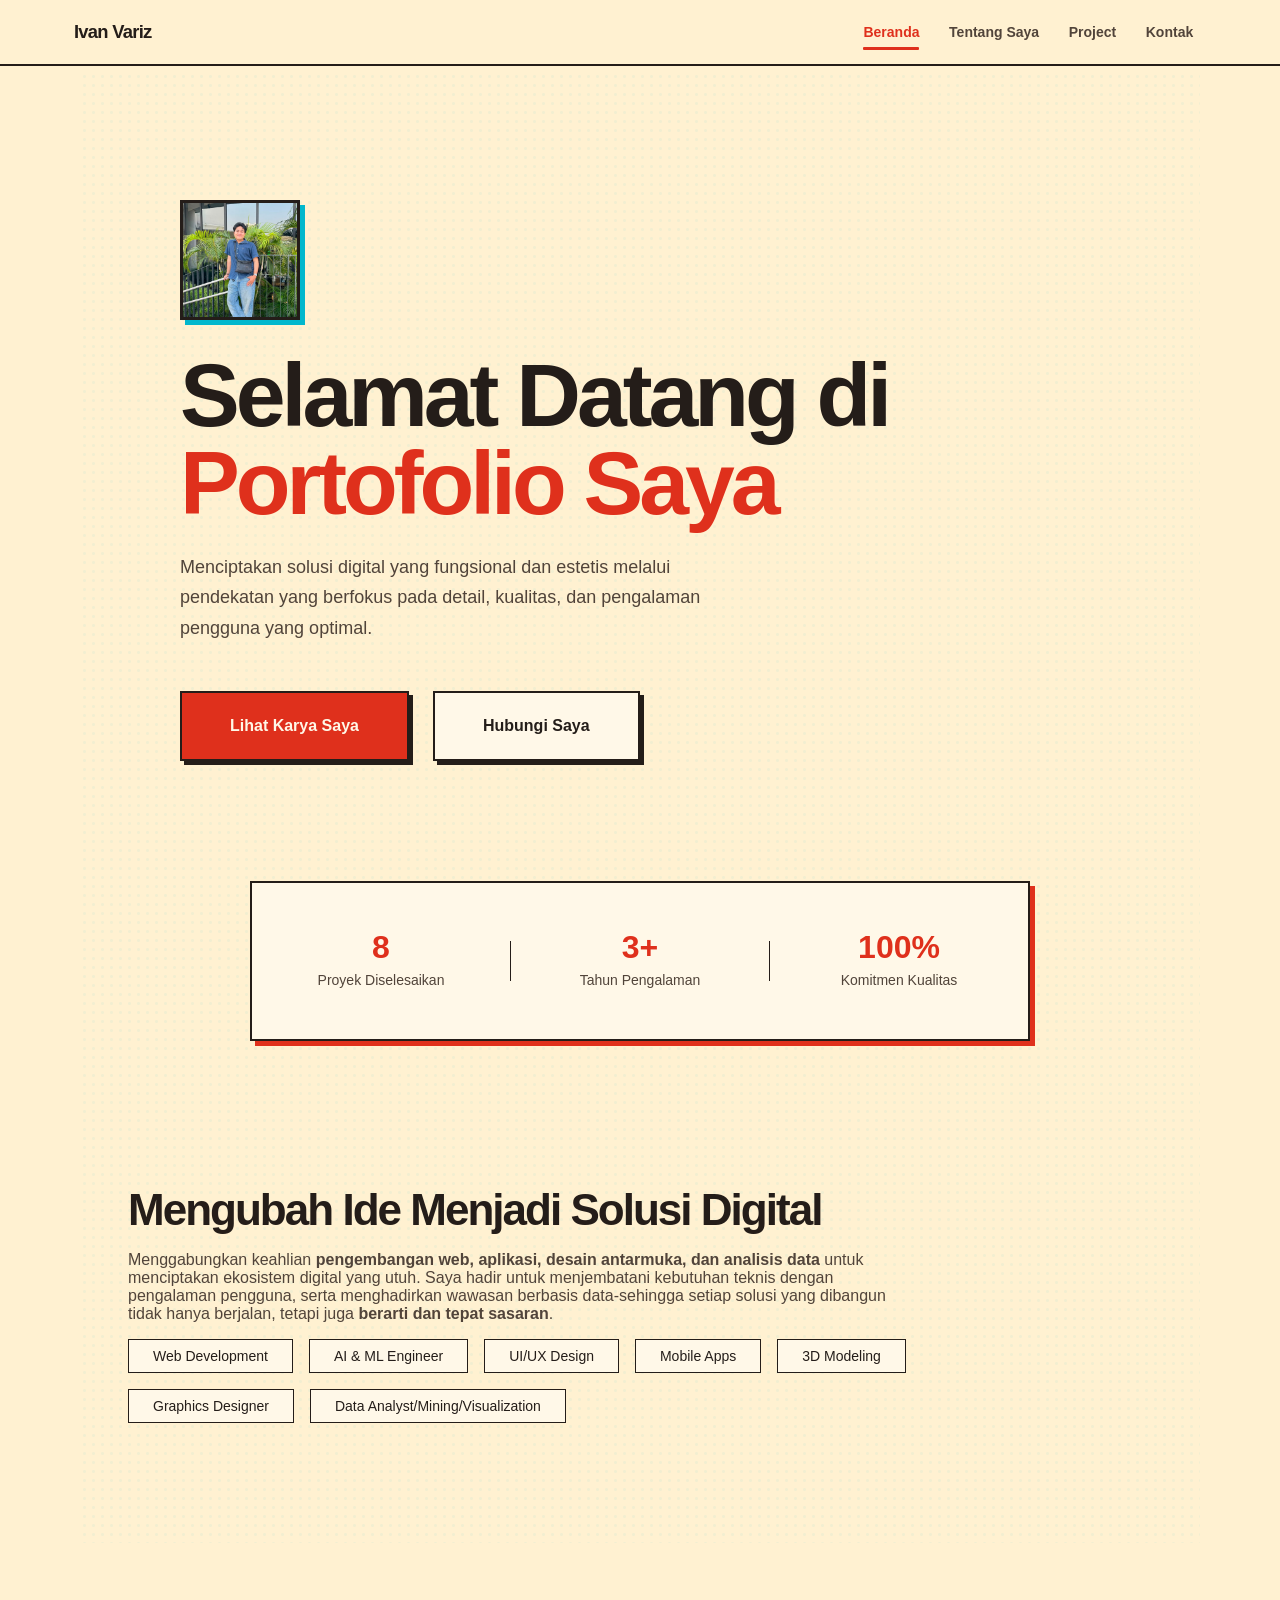
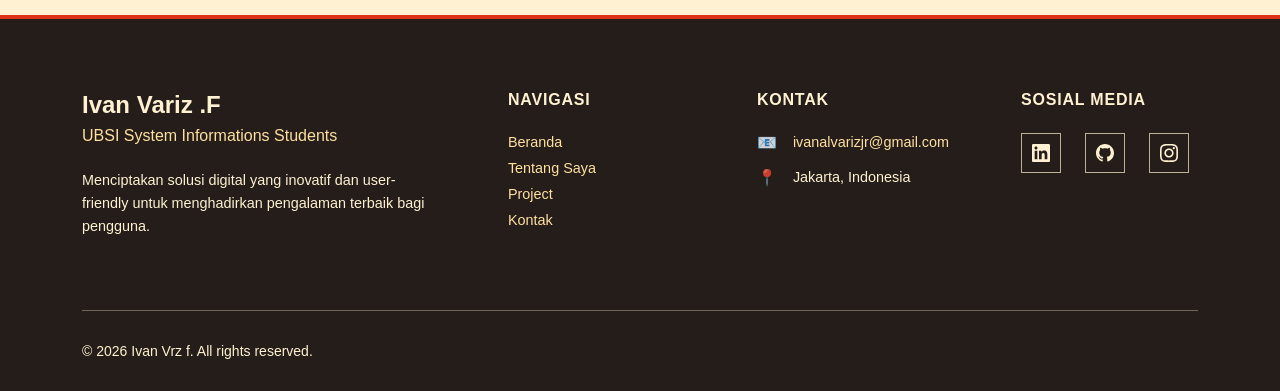
<file: index.html>
<!DOCTYPE html>
<html lang="id">
<head>
    <!-- CSS Files -->
    <link rel="stylesheet" href="assets/css/common.css">
    <link rel="stylesheet" href="assets/css/navbar.css">
    <link rel="stylesheet" href="assets/css/footer.css">
    <link rel="stylesheet" href="assets/css/index.css">
</head>
<body>

    <!-- ==================== NAVBAR ==================== -->
    <nav class="main-navbar">
        <div class="navbar-container">
            <div class="navbar-brand">
                <a href="index.html" class="brand-link">
                    <span class="brand-text">Ivan Variz</span>
                </a>
            </div>
            
            <ul class="navbar-menu">
                <li class="nav-item"><a href="index.html" class="nav-link">Beranda</a></li>
                <li class="nav-item"><a href="about.html" class="nav-link">Tentang Saya</a></li>
                <li class="nav-item"><a href="projek.html" class="nav-link">Project</a></li>
                <li class="nav-item"><a href="contact.html" class="nav-link">Kontak</a></li>
            </ul>
            
            <button class="mobile-menu-toggle" aria-label="Toggle Menu">
                <span class="hamburger-line"></span>
                <span class="hamburger-line"></span>
                <span class="hamburger-line"></span>
            </button>
        </div>
    </nav>

    <!-- ==================== MAIN CONTENT ==================== -->
    <main>
        <div class="hero-container">
            <div class="background-overlay">
                <div class="gradient-orb orb-1"></div>
                <div class="gradient-orb orb-2"></div>
            </div>
            
            <div class="main-content index-page-content">
                <section class="hero-section">
                    <div class="hero-content">
                        <div class="profile-container">
                            <div class="profile-image">
                                <img src="profile1.jpg" alt="Profile Photo" class="profile-photo">
                                <div class="profile-ring"></div>
                            </div>
                        </div>
                        <h1 class="hero-title">
                            Selamat Datang di
                            <span class="title-accent">Portofolio Saya</span>
                        </h1>
                        
                        <p class="hero-description">
                            Menciptakan solusi digital yang fungsional dan estetis melalui pendekatan yang 
                            berfokus pada detail, kualitas, dan pengalaman pengguna yang optimal.
                        </p>
                        
                        <div class="hero-actions">
                            <a href="projek.html" class="btn btn-primary">Lihat Karya Saya</a>
                            <a href="contact.html" class="btn btn-secondary">Hubungi Saya</a>
                        </div>
                    </div>
                </section>
                
                <section class="stats-section">
                    <div class="stats-container">
                        <div class="stat-item">
                            <div class="stat-number">8</div>
                            <div class="stat-label">Proyek Diselesaikan</div>
                        </div>
                        <div class="stat-divider"></div>
                        <div class="stat-item">
                            <div class="stat-number">3+</div>
                            <div class="stat-label">Tahun Pengalaman</div>
                        </div>
                        <div class="stat-divider"></div>
                        <div class="stat-item">
                            <div class="stat-number">100%</div>
                            <div class="stat-label">Komitmen Kualitas</div>
                        </div>
                    </div>
                </section>
                
                <section class="about-section">
                    <div class="about-content">
                        <h2 class="section-title">Mengubah Ide Menjadi Solusi Digital</h2>
<p class="section-description">
    Menggabungkan keahlian <strong>pengembangan web, aplikasi, desain antarmuka, dan analisis data</strong> 
    untuk menciptakan ekosistem digital yang utuh. Saya hadir untuk menjembatani kebutuhan teknis 
    dengan pengalaman pengguna, serta menghadirkan wawasan berbasis data-sehingga setiap solusi 
    yang dibangun tidak hanya berjalan, tetapi juga <strong>berarti dan tepat sasaran</strong>.
</p>
                        <p class="section-description">

                        </p>
                      
                        <div class="expertise-tags">
                            <span class="tag">Web Development</span>
                            <span class="tag">AI & ML Engineer</span>
                            <span class="tag">UI/UX Design</span>
                            <span class="tag">Mobile Apps</span>
                            <span class="tag">3D Modeling</span>
                            <span class="tag">Graphics Designer</span>
                            <span class="tag">Data Analyst/Mining/Visualization</span>
                        </div>
                    </div>
                </section>
            </div>
        </div>
    </main>

    <!-- ==================== FOOTER ==================== -->
    <footer class="main-footer">
        <div class="footer-container">
            <div class="footer-content">
                <div class="footer-brand">
                    <h3 class="footer-brand-name">Ivan Variz .F</h3>
                    <p class="footer-brand-tagline">UBSI System Informations Students</p>
                    <p class="footer-description">
                        Menciptakan solusi digital yang inovatif dan user-friendly 
                        untuk menghadirkan pengalaman terbaik bagi pengguna.
                    </p>
                </div>
                
                <div class="footer-section">
                    <h4 class="footer-section-title">Navigasi</h4>
                    <ul class="footer-links">
                        <li><a href="index.html" class="footer-link">Beranda</a></li>
                        <li><a href="about.html" class="footer-link">Tentang Saya</a></li>
                        <li><a href="projek.html" class="footer-link">Project</a></li>
                        <li><a href="contact.html" class="footer-link">Kontak</a></li>
                    </ul>
                </div>
                
                <div class="footer-section">
                    <h4 class="footer-section-title">Kontak</h4>
                    <div class="footer-contact">
                        <div class="contact-item">
                            <span class="contact-icon">📧</span>
                            <a href="mailto:ivanalvarizjr@gmail.com" class="footer-link">ivanalvarizjr@gmail.com</a>
                        </div>
                        
                        <div class="contact-item">
                            <span class="contact-icon">📍</span>
                            <span class="contact-text">Jakarta, Indonesia</span>
                        </div>
                    </div>
                </div>
                
                <div class="footer-section">
                    <h4 class="footer-section-title">Sosial Media</h4>
                    <div class="social-links">
                        <a href="https://www.linkedin.com/in/ivanvarizfebrinanda/" target="_blank" rel="noopener noreferrer" class="social-link" aria-label="LinkedIn">
                            <svg class="social-icon" viewBox="0 0 24 24" fill="currentColor">
                                <path d="M20.447 20.452h-3.554v-5.569c0-1.328-.027-3.037-1.852-3.037-1.853 0-2.136 1.445-2.136 2.939v5.667H9.351V9h3.414v1.561h.046c.477-.9 1.637-1.85 3.37-1.85 3.601 0 4.267 2.37 4.267 5.455v6.286zM5.337 7.433c-1.144 0-2.063-.926-2.063-2.065 0-1.138.92-2.063 2.063-2.063 1.14 0 2.064.925 2.064 2.063 0 1.139-.925 2.065-2.064 2.065zm1.782 13.019H3.555V9h3.564v11.452zM22.225 0H1.771C.792 0 0 .774 0 1.729v20.542C0 23.227.792 24 1.771 24h20.451C23.2 24 24 23.227 24 22.271V1.729C24 .774 23.2 0 22.222 0h.003z"/>
                            </svg>
                        </a>
                        <a href="https://github.com/ivanalvarizjr" target="_blank" rel="noopener noreferrer" class="social-link" aria-label="GitHub">
                            <svg class="social-icon" viewBox="0 0 24 24" fill="currentColor">
                                <path d="M12 0c-6.626 0-12 5.373-12 12 0 5.302 3.438 9.8 8.207 11.387.599.111.793-.261.793-.577v-2.234c-3.338.726-4.033-1.416-4.033-1.416-.546-1.387-1.333-1.756-1.333-1.756-1.089-.745.083-.729.083-.729 1.205.084 1.839 1.237 1.839 1.237 1.07 1.834 2.807 1.304 3.492.997.107-.775.418-1.305.762-1.604-2.665-.305-5.467-1.334-5.467-5.931 0-1.311.469-2.381 1.236-3.221-.124-.303-.535-1.524.117-3.176 0 0 1.008-.322 3.301 1.23.957-.266 1.983-.399 3.003-.404 1.02.005 2.047.138 3.006.404 2.291-1.552 3.297-1.23 3.297-1.23.653 1.653.242 2.874.118 3.176.77.84 1.235 1.911 1.235 3.221 0 4.609-2.807 5.624-5.479 5.921.43.372.823 1.102.823 2.222v3.293c0 .319.192.694.801.576 4.765-1.589 8.199-6.086 8.199-11.386 0-6.627-5.373-12-12-12z"/>
                            </svg>
                        </a>
                        <a href="https://instagram.com/ivanvrz_" target="_blank" rel="noopener noreferrer" class="social-link" aria-label="Instagram">
                            <svg class="social-icon" viewBox="0 0 24 24" fill="currentColor">
                                <path d="M12 2.163c3.204 0 3.584.012 4.85.07 3.252.148 4.771 1.691 4.919 4.919.058 1.265.069 1.645.069 4.849 0 3.205-.012 3.584-.069 4.849-.149 3.225-1.664 4.771-4.919 4.919-1.266.058-1.644.07-4.85.07-3.204 0-3.584-.012-4.849-.07-3.26-.149-4.771-1.699-4.919-4.92-.058-1.265-.07-1.644-.07-4.849 0-3.204.013-3.583.07-4.849.149-3.227 1.664-4.771 4.919-4.919 1.266-.057 1.645-.069 4.849-.069zm0-2.163c-3.259 0-3.667.014-4.947.072-4.358.2-6.78 2.618-6.98 6.98-.059 1.281-.073 1.689-.073 4.948 0 3.259.014 3.668.072 4.948.2 4.358 2.618 6.78 6.98 6.98 1.281.058 1.689.072 4.948.072 3.259 0 3.668-.014 4.948-.072 4.354-.2 6.782-2.618 6.979-6.98.059-1.28.073-1.689.073-4.948 0-3.259-.014-3.667-.072-4.947-.196-4.354-2.617-6.78-6.979-6.98-1.281-.059-1.69-.073-4.949-.073zm0 5.838c-3.403 0-6.162 2.759-6.162 6.162s2.759 6.163 6.162 6.163 6.162-2.759 6.162-6.163c0-3.403-2.759-6.162-6.162-6.162zm0 10.162c-2.209 0-4-1.79-4-4 0-2.209 1.791-4 4-4s4 1.791 4 4c0 2.21-1.791 4-4 4zm6.406-11.845c-.796 0-1.441.645-1.441 1.44s.645 1.44 1.441 1.44c.795 0 1.439-.645 1.439-1.44s-.644-1.44-1.439-1.44z"/>
                            </svg>
                        </a>
                    </div>
                </div>
            </div>
            
            <div class="footer-bottom">
                <div class="footer-bottom-content">
                    <p class="copyright">© 2026 Ivan Vrz f. All rights reserved.</p>
                    <!--<div class="footer-bottom-links">
                        <a href="#" class="footer-bottom-link">Privacy Policy</a>
                        <span class="separator">•</span>
                        <a href="#" class="footer-bottom-link">Terms of Service</a>
                    </div>-->
                </div>
            </div>
        </div>
    </footer>

    <!-- JavaScript -->
    <script src="assets/js/navigation.js"></script>
</body>
</html>
</file>
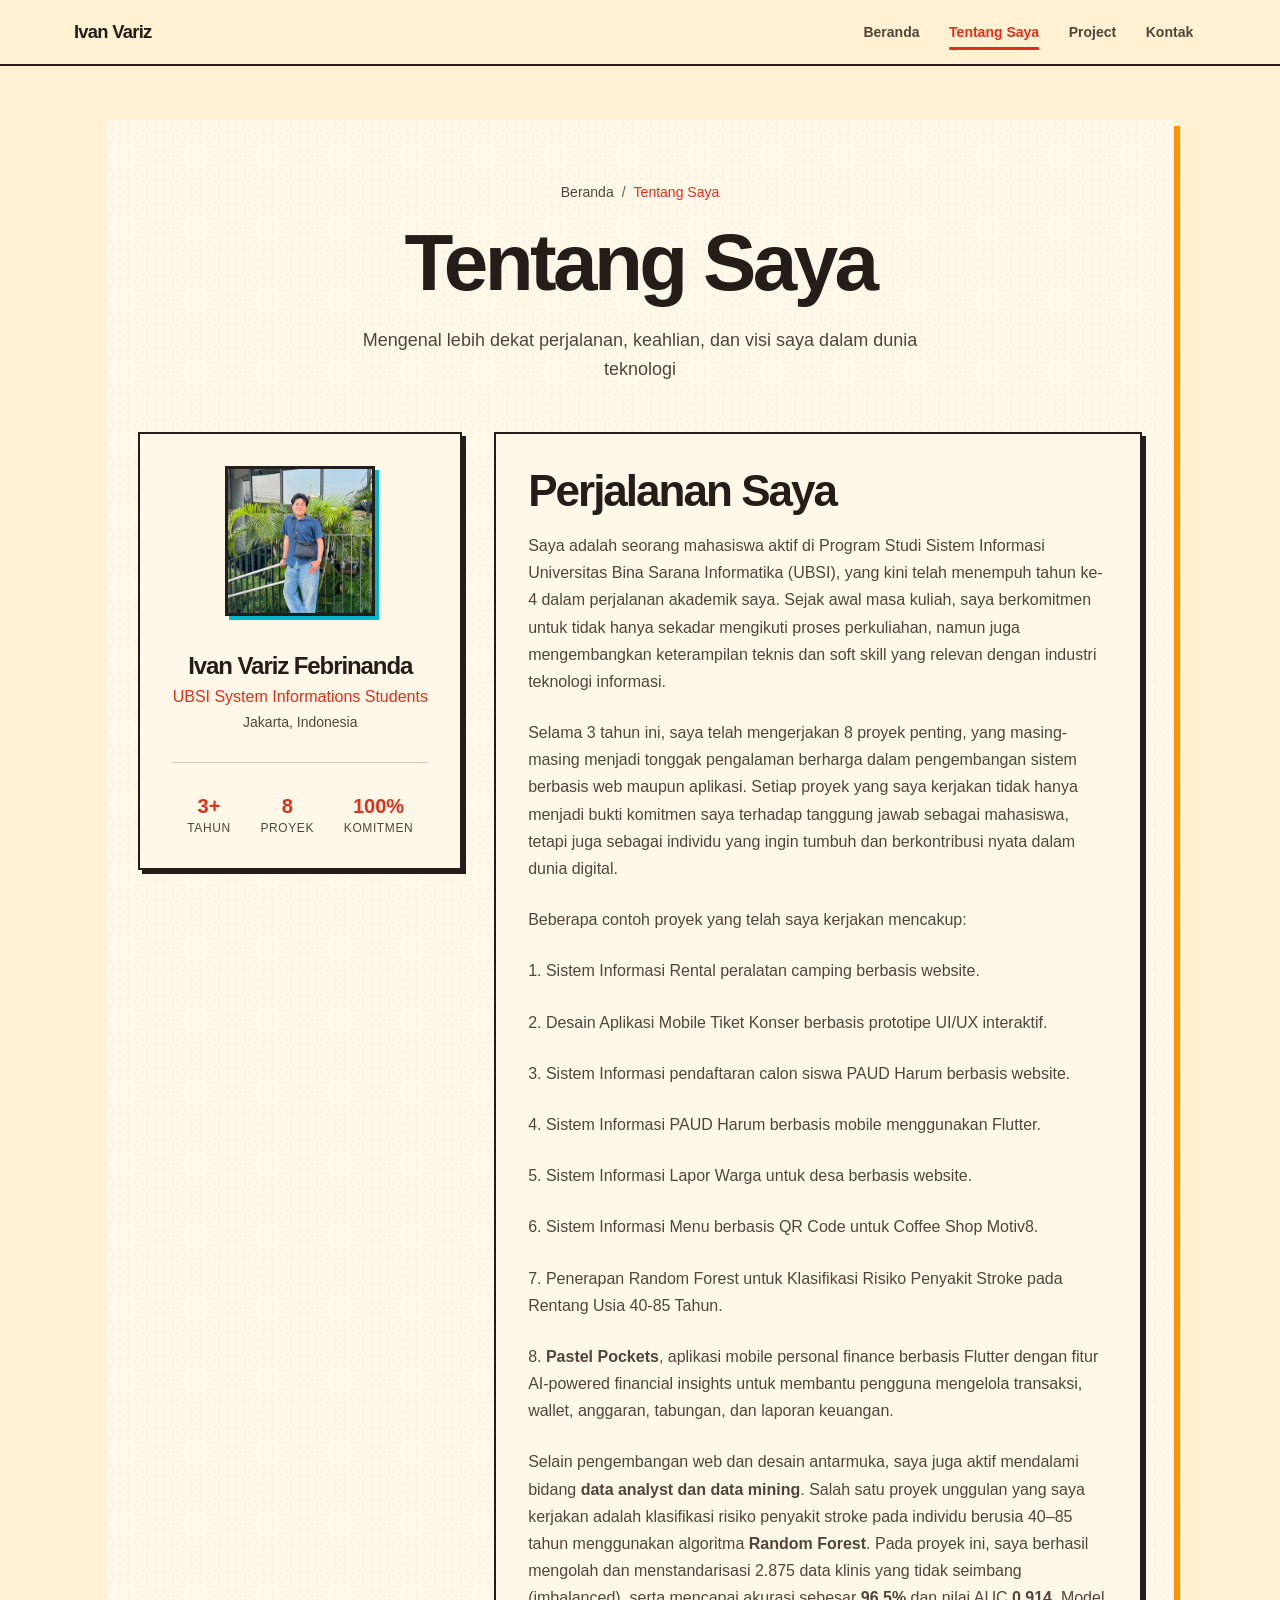
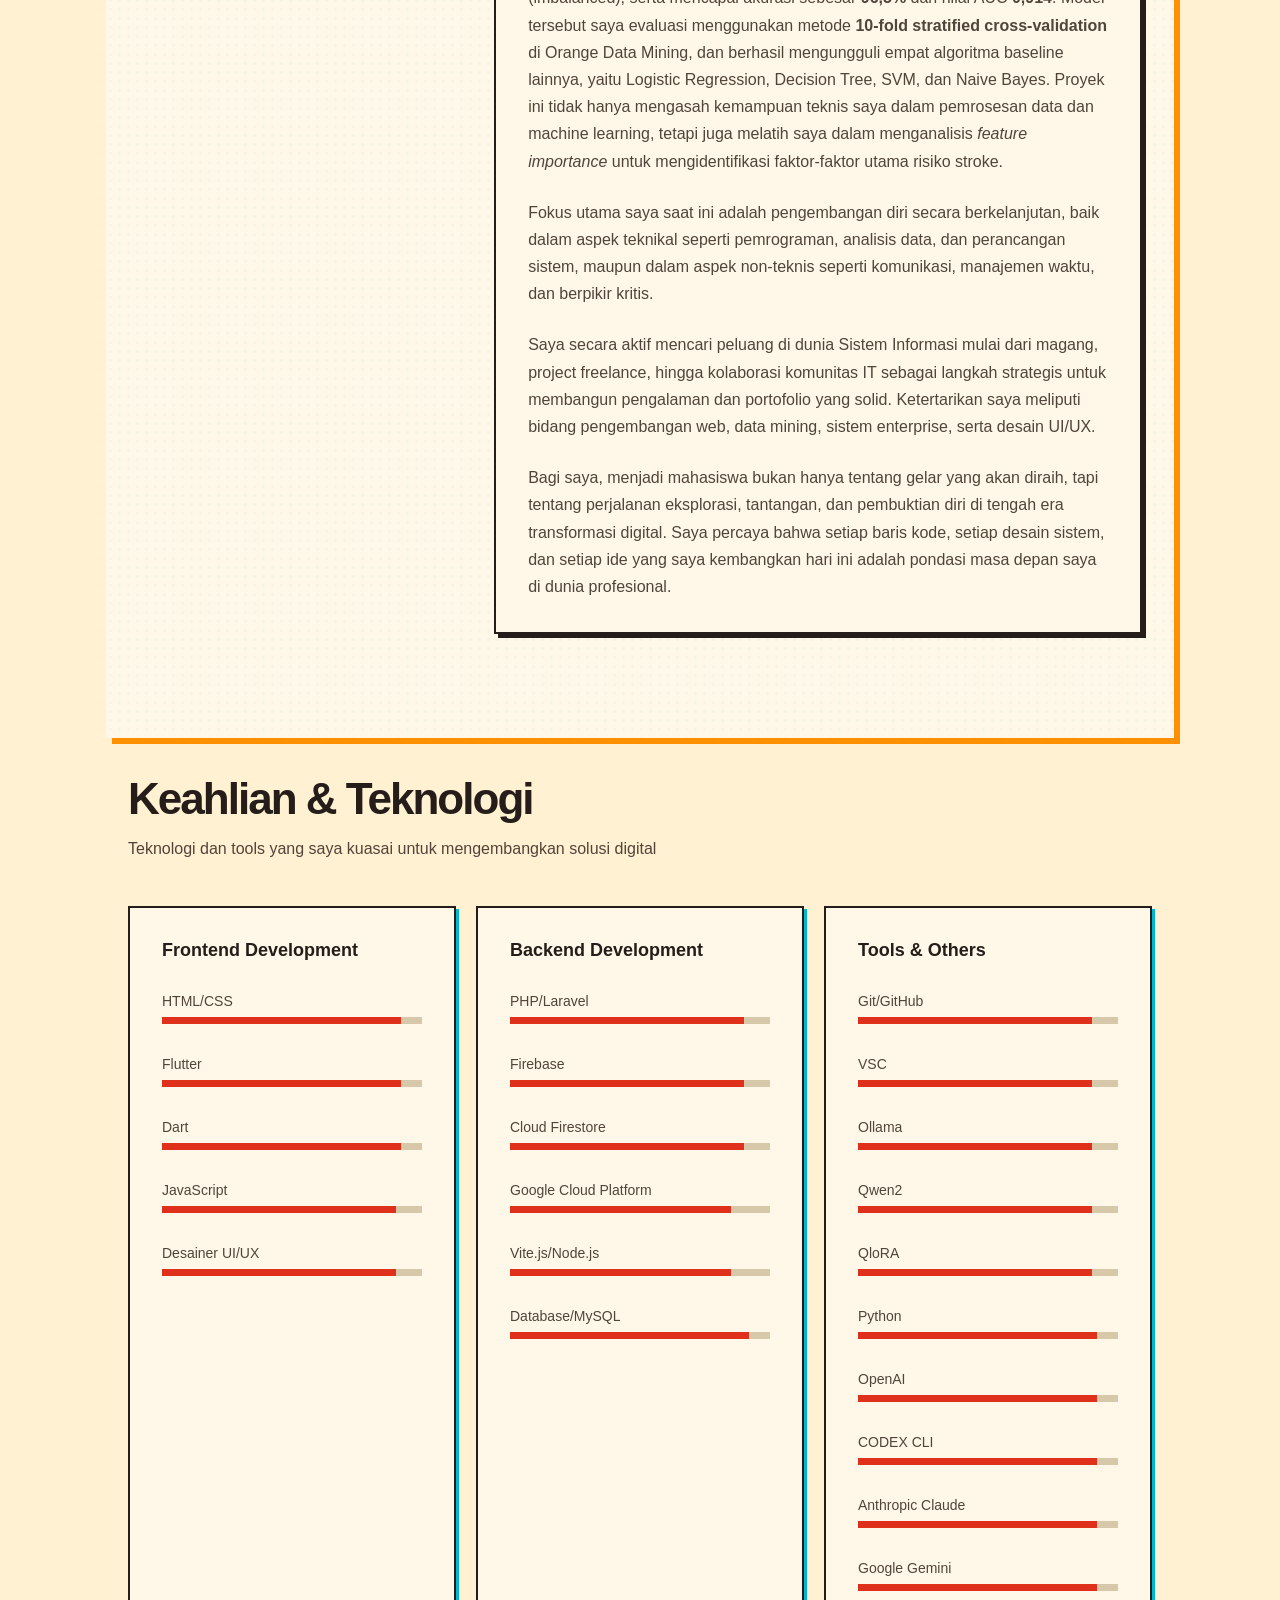
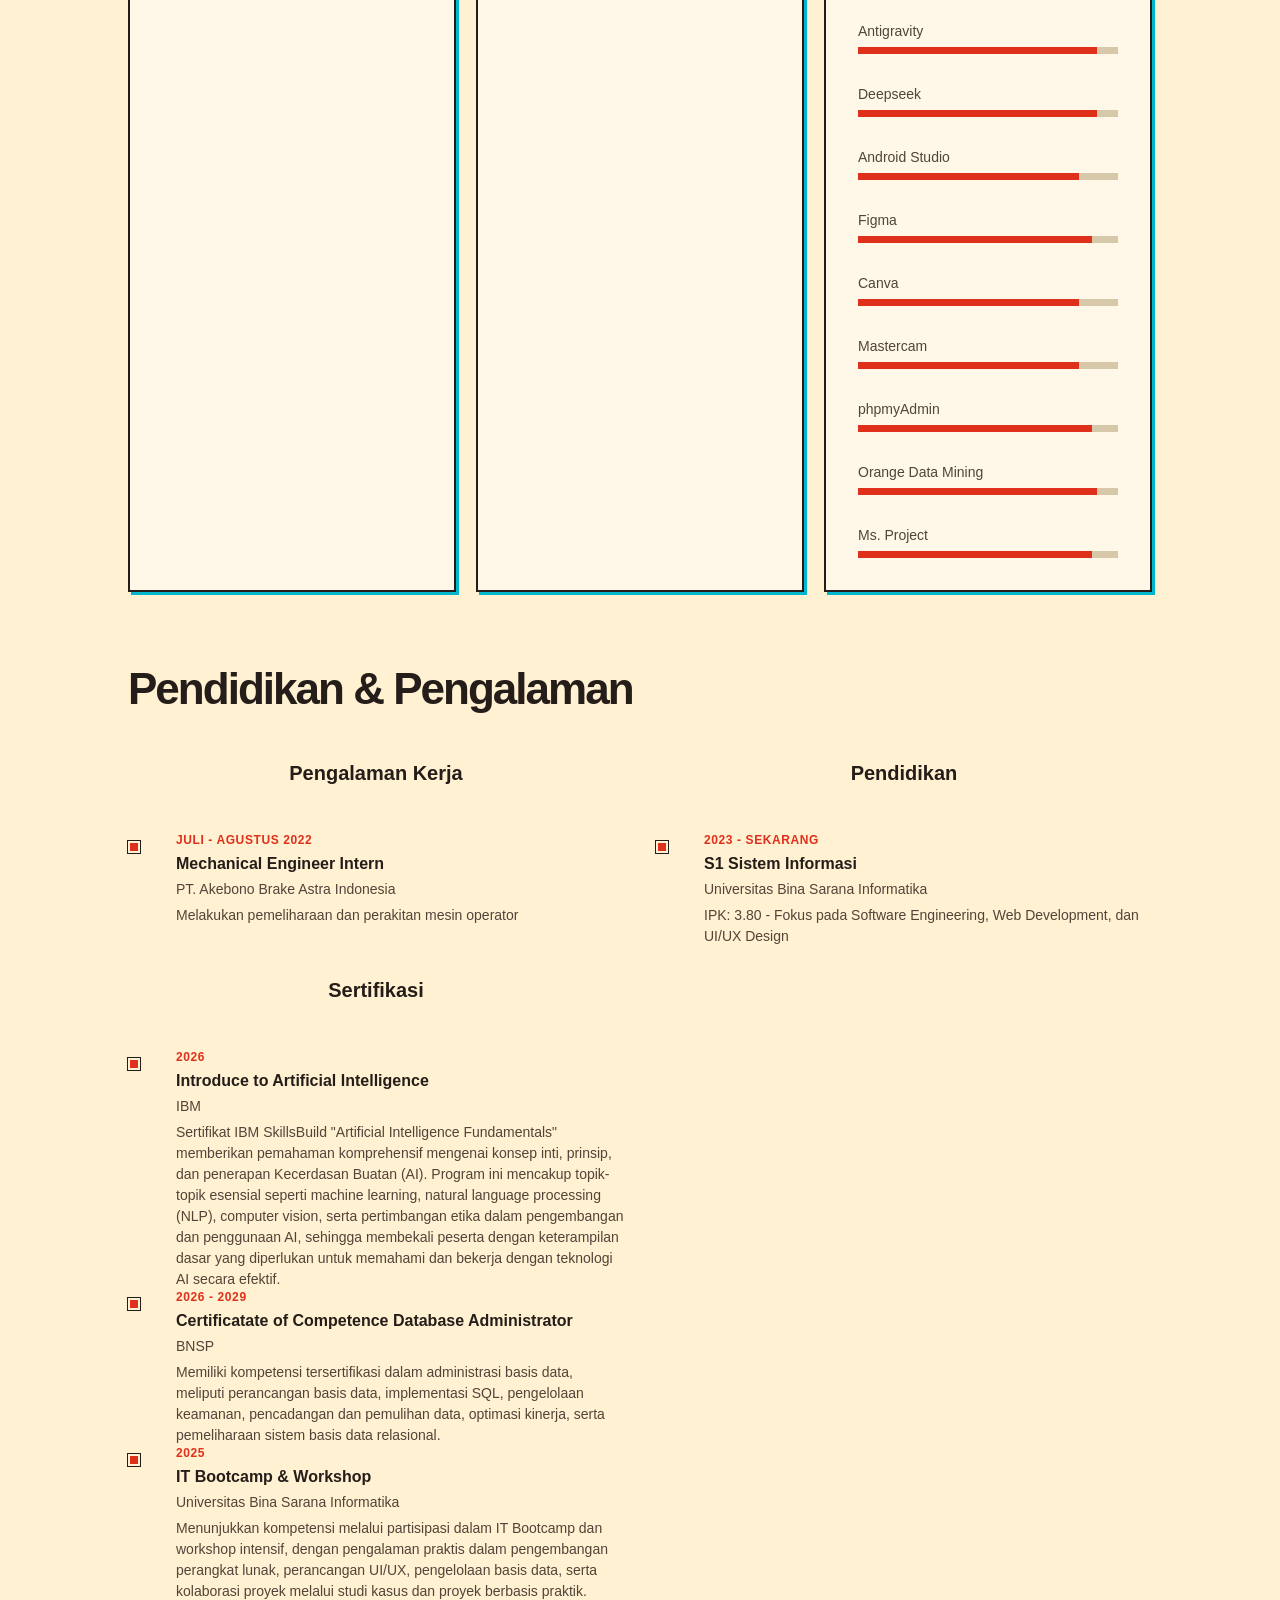
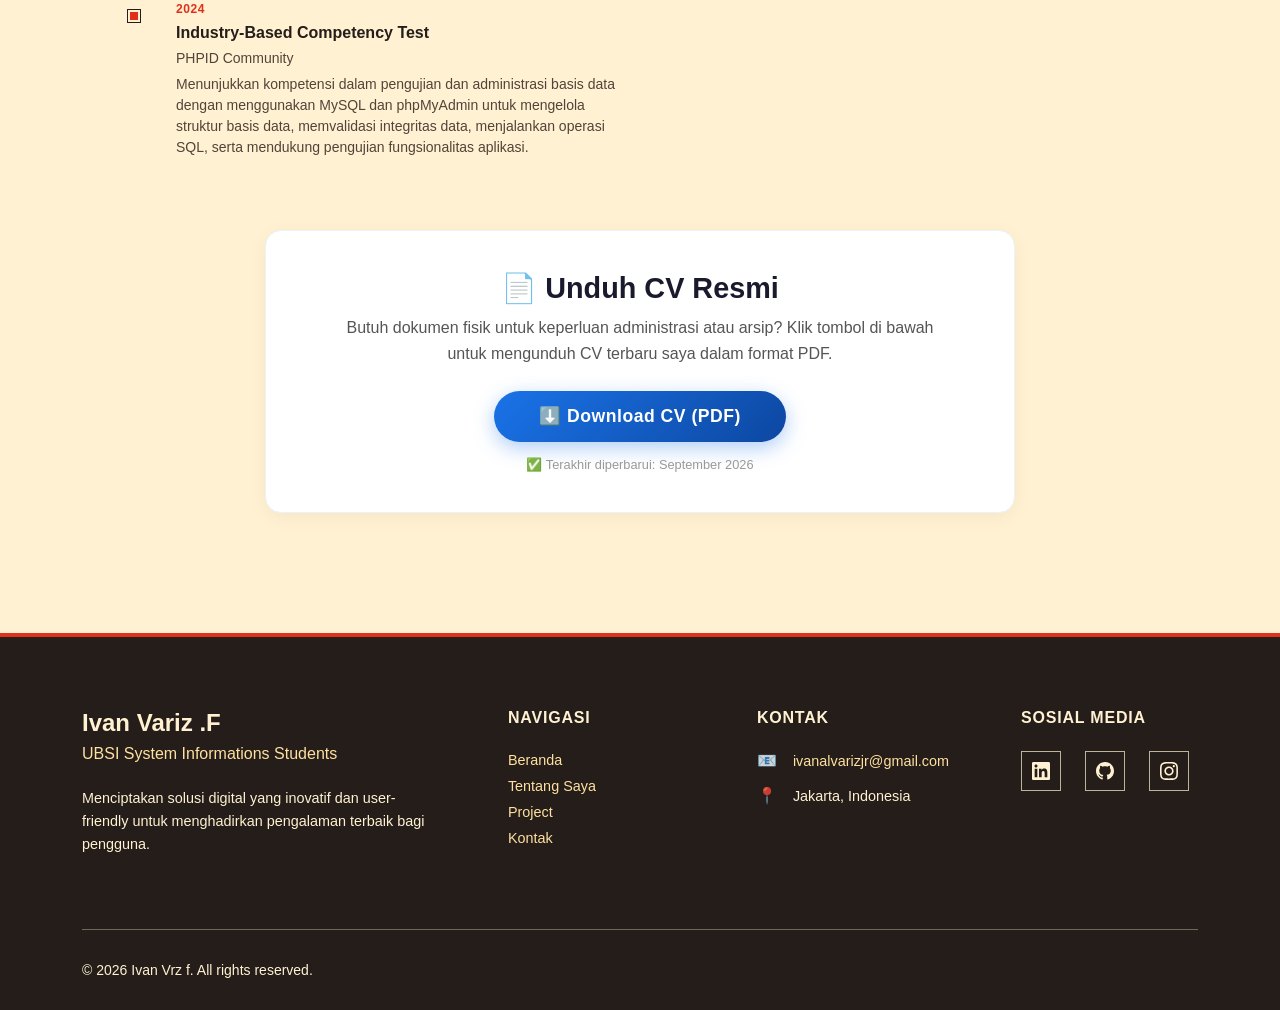
<file: about.html>
<!DOCTYPE html>
<html lang="id">
<head>
    <meta charset="UTF-8">
    <meta name="viewport" content="width=device-width, initial-scale=1.0">
    <title>Tentang Saya - Ivan Variz</title>
    
    <!-- CSS Files -->
    <link rel="stylesheet" href="assets/css/common.css">
    <link rel="stylesheet" href="assets/css/navbar.css">
    <link rel="stylesheet" href="assets/css/footer.css">
    <link rel="stylesheet" href="assets/css/about.css">

    <!-- ===== TAMBAHAN STYLE UNTUK SECTION DOWNLOAD CV ===== -->
    <style>
        .cv-download-section {
            padding: 40px 20px;
            text-align: center;
            background: #ffffff;
            border-radius: 16px;
            box-shadow: 0 4px 20px rgba(0, 0, 0, 0.05);
            max-width: 750px;
            margin: 40px auto 0 auto;
            border: 1px solid #eef2f6;
        }

        .cv-download-container h2 {
            font-size: 1.8rem;
            margin-bottom: 10px;
            color: #1a1a2e;
        }

        .cv-download-desc {
            color: #555555;
            max-width: 600px;
            margin: 0 auto 25px auto;
            line-height: 1.6;
        }

        .btn-cv-download {
            display: inline-block;
            padding: 15px 45px;
            background: linear-gradient(135deg, #1a73e8, #0d47a1);
            color: #ffffff !important;
            text-decoration: none;
            border-radius: 50px;
            font-weight: 700;
            font-size: 1.1rem;
            letter-spacing: 0.5px;
            transition: all 0.3s ease;
            box-shadow: 0 6px 20px rgba(26, 115, 232, 0.35);
            border: none;
            cursor: pointer;
        }

        .btn-cv-download:hover {
            transform: translateY(-4px);
            box-shadow: 0 12px 30px rgba(26, 115, 232, 0.45);
            background: linear-gradient(135deg, #1565c0, #0a3d7a);
            color: #ffffff !important;
        }

        .btn-cv-download:active {
            transform: translateY(0px);
        }

        .cv-download-updated {
            font-size: 0.8rem;
            color: #999999;
            margin-top: 15px;
        }

        /* Responsive untuk HP */
        @media (max-width: 600px) {
            .cv-download-section {
                padding: 30px 15px;
                margin: 20px 10px;
            }
            .cv-download-container h2 {
                font-size: 1.4rem;
            }
            .btn-cv-download {
                padding: 12px 30px;
                font-size: 1rem;
                width: 100%;
            }
        }
    </style>
</head>
<body>

    <!-- ==================== NAVBAR ==================== -->
    <nav class="main-navbar">
        <div class="navbar-container">
            <div class="navbar-brand">
                <a href="index.html" class="brand-link">
                    <span class="brand-text">Ivan Variz</span>
                </a>
            </div>
            
            <ul class="navbar-menu">
                <li class="nav-item"><a href="index.html" class="nav-link">Beranda</a></li>
                <li class="nav-item"><a href="about.html" class="nav-link">Tentang Saya</a></li>
                <li class="nav-item"><a href="projek.html" class="nav-link">Project</a></li>
                <li class="nav-item"><a href="contact.html" class="nav-link">Kontak</a></li>
            </ul>
            
            <button class="mobile-menu-toggle" aria-label="Toggle Menu">
                <span class="hamburger-line"></span>
                <span class="hamburger-line"></span>
                <span class="hamburger-line"></span>
            </button>
        </div>
    </nav>

    <!-- ==================== MAIN CONTENT ==================== -->
    <main>
        <div class="page-container">
            <div class="background-overlay">
                <div class="gradient-orb orb-1"></div>
                <div class="gradient-orb orb-2"></div>
            </div>
            
            <div class="main-content">
                <div class="about-intro-surface">
                <section class="page-header">
                    <div class="breadcrumb">
                        <a href="index.html" class="breadcrumb-link">Beranda</a>
                        <span class="breadcrumb-separator">/</span>
                        <span class="breadcrumb-current">Tentang Saya</span>
                    </div>
                    
                    <h1 class="page-title">Tentang Saya</h1>
                    <p class="page-subtitle">
                        Mengenal lebih dekat perjalanan, keahlian, dan visi saya dalam dunia teknologi
                    </p>
                </section>
                
                <section class="about-content">
                    <div class="content-grid">
                        <div class="profile-section">
                            <div class="profile-card">
                                <div class="profile-image-large">
                                    <img src="profile1.jpg" alt="Profile Photo" class="profile-photo-large">
                                </div>
                                
                                <div class="profile-info">
                                    <h2 class="profile-name">Ivan Variz Febrinanda</h2>
                                    <p class="profile-title">UBSI System Informations Students</p>
                                    <p class="profile-location">Jakarta, Indonesia</p>
                                    
                                    <div class="profile-stats">
                                        <div class="stat-item">
                                            <span class="stat-number">3+</span>
                                            <span class="stat-label">Tahun</span>
                                        </div>
                                        <div class="stat-item">
                                            <span class="stat-number">8</span>
                                            <span class="stat-label">Proyek</span>
                                        </div>
                                        <div class="stat-item">
                                            <span class="stat-number">100%</span>
                                            <span class="stat-label">Komitmen</span>
                                        </div>
                                    </div>
                                </div>
                            </div>
                        </div>
                        <div class="story-section">
                            <div class="content-card">
                                <h3 class="section-title">Perjalanan Saya</h3>
                        
                                <div class="story-content">
                                    <p>Saya adalah seorang mahasiswa aktif di Program Studi Sistem Informasi Universitas Bina Sarana Informatika (UBSI), yang kini telah menempuh tahun ke-4 dalam perjalanan akademik saya. Sejak awal masa kuliah, saya berkomitmen untuk tidak hanya sekadar mengikuti proses perkuliahan, namun juga mengembangkan keterampilan teknis dan soft skill yang relevan dengan industri teknologi informasi.</p>
                        
                                    <p>Selama 3 tahun ini, saya telah mengerjakan 8 proyek penting, yang masing-masing menjadi tonggak pengalaman berharga dalam pengembangan sistem berbasis web maupun aplikasi. Setiap proyek yang saya kerjakan tidak hanya menjadi bukti komitmen saya terhadap tanggung jawab sebagai mahasiswa, tetapi juga sebagai individu yang ingin tumbuh dan berkontribusi nyata dalam dunia digital.</p>
                        
                                    <p>Beberapa contoh proyek yang telah saya kerjakan mencakup:</p>
                        
                                    <p>1. Sistem Informasi Rental peralatan camping berbasis website.</p>
                                    <p>2. Desain Aplikasi Mobile Tiket Konser berbasis prototipe UI/UX interaktif.</p>
                                    <p>3. Sistem Informasi pendaftaran calon siswa PAUD Harum berbasis website.</p>
                                    <p>4. Sistem Informasi PAUD Harum berbasis mobile menggunakan Flutter.</p>
                                    <p>5. Sistem Informasi Lapor Warga untuk desa berbasis website.</p>
                                    <p>6. Sistem Informasi Menu berbasis QR Code untuk Coffee Shop Motiv8.</p>
                                    <p>7. Penerapan Random Forest untuk Klasifikasi Risiko Penyakit Stroke pada Rentang Usia 40-85 Tahun.</p>
                                    <p>8. <strong>Pastel Pockets</strong>, aplikasi mobile personal finance berbasis Flutter dengan fitur AI-powered financial insights untuk membantu pengguna mengelola transaksi, wallet, anggaran, tabungan, dan laporan keuangan.</p>
                        
                                    <!-- ===== TAMBAHAN: KEAHLIAN DATA ANALYST ===== -->
                                    <p>Selain pengembangan web dan desain antarmuka, saya juga aktif mendalami bidang <strong>data analyst dan data mining</strong>. Salah satu proyek unggulan yang saya kerjakan adalah klasifikasi risiko penyakit stroke pada individu berusia 40–85 tahun menggunakan algoritma <strong>Random Forest</strong>. Pada proyek ini, saya berhasil mengolah dan menstandarisasi 2.875 data klinis yang tidak seimbang (imbalanced), serta mencapai akurasi sebesar <strong>96,5%</strong> dan nilai AUC <strong>0,914</strong>. Model tersebut saya evaluasi menggunakan metode <strong>10-fold stratified cross-validation</strong> di Orange Data Mining, dan berhasil mengungguli empat algoritma baseline lainnya, yaitu Logistic Regression, Decision Tree, SVM, dan Naive Bayes. Proyek ini tidak hanya mengasah kemampuan teknis saya dalam pemrosesan data dan machine learning, tetapi juga melatih saya dalam menganalisis <em>feature importance</em> untuk mengidentifikasi faktor-faktor utama risiko stroke.</p>
                                    <!-- ===== AKHIR TAMBAHAN ===== -->
                        
                                    <p>Fokus utama saya saat ini adalah pengembangan diri secara berkelanjutan, baik dalam aspek teknikal seperti pemrograman, analisis data, dan perancangan sistem, maupun dalam aspek non-teknis seperti komunikasi, manajemen waktu, dan berpikir kritis.</p>
                        
                                    <p>Saya secara aktif mencari peluang di dunia Sistem Informasi mulai dari magang, project freelance, hingga kolaborasi komunitas IT sebagai langkah strategis untuk membangun pengalaman dan portofolio yang solid. Ketertarikan saya meliputi bidang pengembangan web, data mining, sistem enterprise, serta desain UI/UX.</p>
                        
                                    <p>Bagi saya, menjadi mahasiswa bukan hanya tentang gelar yang akan diraih, tapi tentang perjalanan eksplorasi, tantangan, dan pembuktian diri di tengah era transformasi digital. Saya percaya bahwa setiap baris kode, setiap desain sistem, dan setiap ide yang saya kembangkan hari ini adalah pondasi masa depan saya di dunia profesional.</p>
                                </div>
                            </div>
                        </div>
                    </div>
                </section>
                
                </div>
                <section class="skills-section">
                    <div class="section-header">
                        <h2 class="section-title">Keahlian & Teknologi</h2>
                        <p class="section-description">
                            Teknologi dan tools yang saya kuasai untuk mengembangkan solusi digital
                        </p>
                    </div>
                    
                    <div class="skills-grid">
                        <div class="skill-category">
                            <h3 class="category-title">Frontend Development</h3>
                            <div class="skills-list">
                                <div class="skill-item">
                                    <span class="skill-name">HTML/CSS</span>
                                    <div class="skill-bar"><div class="skill-progress" data-width="92"></div></div>
                                </div>
                                <div class="skill-item">
                                    <span class="skill-name">Flutter</span>
                                    <div class="skill-bar"><div class="skill-progress" data-width="92"></div></div>
                                </div>
                                <div class="skill-item">
                                    <span class="skill-name">Dart</span>
                                    <div class="skill-bar"><div class="skill-progress" data-width="92"></div></div>
                                </div>
                                <div class="skill-item">
                                    <span class="skill-name">JavaScript</span>
                                    <div class="skill-bar"><div class="skill-progress" data-width="90"></div></div>
                                </div>
                                <div class="skill-item">
                                    <span class="skill-name">Desainer UI/UX</span>
                                    <div class="skill-bar"><div class="skill-progress" data-width="90"></div></div>
                                </div>
                            </div>
                        </div>
                        
                        <div class="skill-category">
                            <h3 class="category-title">Backend Development</h3>
                            <div class="skills-list">
                                <div class="skill-item">
                                    <span class="skill-name">PHP/Laravel</span>
                                    <div class="skill-bar"><div class="skill-progress" data-width="90"></div></div>
                                </div>
                                <div class="skill-item">
                                    <span class="skill-name">Firebase</span>
                                    <div class="skill-bar"><div class="skill-progress" data-width="90"></div></div>
                                </div>
                                <div class="skill-item">
                                    <span class="skill-name">Cloud Firestore</span>
                                    <div class="skill-bar"><div class="skill-progress" data-width="90"></div></div>
                                </div>
                                <div class="skill-item">
                                    <span class="skill-name">Google Cloud Platform</span>
                                    <div class="skill-bar"><div class="skill-progress" data-width="85"></div></div>
                                </div>
                                <div class="skill-item">
                                    <span class="skill-name">Vite.js/Node.js</span>
                                    <div class="skill-bar"><div class="skill-progress" data-width="85"></div></div>
                                </div>
                                <div class="skill-item">
                                    <span class="skill-name">Database/MySQL</span>
                                    <div class="skill-bar"><div class="skill-progress" data-width="92"></div></div>
                                </div>
                            </div>
                        </div>
                        
                        <div class="skill-category">
                            <h3 class="category-title">Tools & Others</h3>
                            <div class="skills-list">
                                <div class="skill-item">
                                    <span class="skill-name">Git/GitHub</span>
                                    <div class="skill-bar"><div class="skill-progress" data-width="90"></div></div>
                                </div>
                                <div class="skill-item">
                                    <span class="skill-name">VSC</span>
                                    <div class="skill-bar"><div class="skill-progress" data-width="90"></div></div>
                                </div>
                                <div class="skill-item">
                                    <span class="skill-name">Ollama</span>
                                    <div class="skill-bar"><div class="skill-progress" data-width="90"></div></div>
                                </div>
                                <div class="skill-item">
                                    <span class="skill-name">Qwen2</span>
                                    <div class="skill-bar"><div class="skill-progress" data-width="90"></div></div>
                                </div>
                                <div class="skill-item">
                                    <span class="skill-name">QloRA</span>
                                    <div class="skill-bar"><div class="skill-progress" data-width="90"></div></div>
                                </div>
                                <div class="skill-item">
                                    <span class="skill-name">Python</span>
                                    <div class="skill-bar"><div class="skill-progress" data-width="92"></div></div>
                                </div>
                                <div class="skill-item">
                                    <span class="skill-name">OpenAI</span>
                                    <div class="skill-bar"><div class="skill-progress" data-width="92"></div></div>
                                </div>
                                <div class="skill-item">
                                    <span class="skill-name">CODEX CLI</span>
                                    <div class="skill-bar"><div class="skill-progress" data-width="92"></div></div>
                                </div>
                                <div class="skill-item">
                                    <span class="skill-name">Anthropic Claude</span>
                                    <div class="skill-bar"><div class="skill-progress" data-width="92"></div></div>
                                </div>
                                <div class="skill-item">
                                    <span class="skill-name">Google Gemini</span>
                                    <div class="skill-bar"><div class="skill-progress" data-width="92"></div></div>
                                </div>
                                <div class="skill-item">
                                    <span class="skill-name">Antigravity</span>
                                    <div class="skill-bar"><div class="skill-progress" data-width="92"></div></div>
                                </div>
                                <div class="skill-item">
                                    <span class="skill-name">Deepseek</span>
                                    <div class="skill-bar"><div class="skill-progress" data-width="92"></div></div>
                                </div>
                                <div class="skill-item">
                                    <span class="skill-name">Android Studio</span>
                                    <div class="skill-bar"><div class="skill-progress" data-width="85"></div></div>
                                </div>
                                <div class="skill-item">
                                    <span class="skill-name">Figma</span>
                                    <div class="skill-bar"><div class="skill-progress" data-width="90"></div></div>
                                </div>
                                <div class="skill-item">
                                    <span class="skill-name">Canva</span>
                                    <div class="skill-bar"><div class="skill-progress" data-width="85"></div></div>
                                </div>
                                <div class="skill-item">
                                    <span class="skill-name">Mastercam</span>
                                    <div class="skill-bar"><div class="skill-progress" data-width="85"></div></div>
                                </div>
                                <div class="skill-item">
                                    <span class="skill-name">phpmyAdmin</span>
                                    <div class="skill-bar"><div class="skill-progress" data-width="90"></div></div>
                                </div>
                                <div class="skill-item">
                                    <span class="skill-name">Orange Data Mining</span>
                                    <div class="skill-bar"><div class="skill-progress" data-width="92"></div></div>
                                </div>
                                <div class="skill-item">
                                    <span class="skill-name">Ms. Project</span>
                                    <div class="skill-bar"><div class="skill-progress" data-width="90"></div></div>
                                </div>
                            </div>
                        </div>
                    </div>
                </section>
                
                <section class="timeline-section">
                    <div class="section-header">
                        <h2 class="section-title">Pendidikan & Pengalaman</h2>
                    </div>
                    
                    <div class="timeline-grid">
                        <div class="timeline-column">
                            <h3 class="timeline-title">Pengalaman Kerja</h3>
                            <div class="timeline">
                                <div class="timeline-item">
                                    <div class="timeline-marker"></div>
                                    <div class="timeline-content">
                                        <div class="timeline-period">juli - agustus 2022</div>
                                        <h4 class="timeline-position">Mechanical Engineer Intern</h4>
                                        <p class="timeline-company">PT. Akebono Brake Astra Indonesia</p>
                                        <p class="timeline-description">Melakukan pemeliharaan dan perakitan mesin operator</p>
                                    </div>
                                </div>
                            </div>
                        </div>
                        
                        <div class="timeline-column">
                            <h3 class="timeline-title">Pendidikan</h3>
                            <div class="timeline">
                                <div class="timeline-item">
                                    <div class="timeline-marker"></div>
                                    <div class="timeline-content">
                                        <div class="timeline-period">2023 - Sekarang</div>
                                        <h4 class="timeline-position">S1 Sistem Informasi</h4>
                                        <p class="timeline-company">Universitas Bina Sarana Informatika</p>
                                        <p class="timeline-description">IPK: 3.80 - Fokus pada Software Engineering, Web Development, dan UI/UX Design</p>
                                    </div>
                                </div>
                                
                            </div>
                        </div>

                        <div class="timeline-column">
                            <h3 class="timeline-title">Sertifikasi</h3>
                            <div class="timeline">
                                <div class="timeline-item">
                                    <div class="timeline-marker"></div>
                                    <div class="timeline-content">
                                        <div class="timeline-period">2026 </div>
                                        <h4 class="timeline-position">Introduce to Artificial Intelligence</h4>
                                        <p class="timeline-company">IBM</p>
                                        <p class="timeline-description">Sertifikat IBM SkillsBuild "Artificial Intelligence Fundamentals" memberikan pemahaman komprehensif mengenai konsep inti, prinsip, dan penerapan Kecerdasan Buatan (AI). Program ini mencakup topik-topik esensial seperti machine learning, natural language processing (NLP), computer vision, serta pertimbangan etika dalam pengembangan dan penggunaan AI, sehingga membekali peserta dengan keterampilan dasar yang diperlukan untuk memahami dan bekerja dengan teknologi AI secara efektif.</p>
                                    </div>
                                </div>
                            </div>
                            <div class="timeline">
                                <div class="timeline-item">
                                    <div class="timeline-marker"></div>
                                    <div class="timeline-content">
                                        <div class="timeline-period">2026 - 2029 </div>
                                        <h4 class="timeline-position">Certificatate of Competence Database Administrator</h4>
                                        <p class="timeline-company">BNSP</p>
                                        <p class="timeline-description">Memiliki kompetensi tersertifikasi dalam administrasi basis data, meliputi perancangan basis data, implementasi SQL, pengelolaan keamanan, pencadangan dan pemulihan data, optimasi kinerja, serta pemeliharaan sistem basis data relasional.</p>
                                    </div>
                                </div>
                            </div>
                            <div class="timeline">
                                <div class="timeline-item">
                                    <div class="timeline-marker"></div>
                                    <div class="timeline-content">
                                        <div class="timeline-period">2025 </div>
                                        <h4 class="timeline-position">IT Bootcamp & Workshop</h4>
                                        <p class="timeline-company">Universitas Bina Sarana Informatika</p>
                                        <p class="timeline-description">Menunjukkan kompetensi melalui partisipasi dalam IT Bootcamp dan workshop intensif, dengan pengalaman praktis dalam pengembangan perangkat lunak, perancangan UI/UX, pengelolaan basis data, serta kolaborasi proyek melalui studi kasus dan proyek berbasis praktik.</p>
                                    </div>
                                </div>
                            </div>
                            <div class="timeline">
                                <div class="timeline-item">
                                    <div class="timeline-marker"></div>
                                    <div class="timeline-content">
                                        <div class="timeline-period">2024 </div>
                                        <h4 class="timeline-position">Industry-Based Competency Test</h4>
                                        <p class="timeline-company">PHPID Community</p>
                                        <p class="timeline-description">Menunjukkan kompetensi dalam pengujian dan administrasi basis data dengan menggunakan MySQL dan phpMyAdmin untuk mengelola struktur basis data, memvalidasi integritas data, menjalankan operasi SQL, serta mendukung pengujian fungsionalitas aplikasi.</p>
                                    </div>
                                </div>
                            </div>
                        </div>
                    </div>
                </section>

                <!-- ========================================================== -->
                <!-- ===== SECTION DOWNLOAD CV (DITAMBAHKAN DI SINI) ===== -->
                <!-- ========================================================== -->
                <section class="cv-download-section" id="download-cv">
                    <div class="cv-download-container">
                        <h2>📄 Unduh CV Resmi</h2>
                        <p class="cv-download-desc">
                            Butuh dokumen fisik untuk keperluan administrasi atau arsip? 
                            Klik tombol di bawah untuk mengunduh CV terbaru saya dalam format PDF.
                        </p>
                        
                        <!-- PASTIKAN NAMA FILE PDF SESUAI DENGAN YANG ADA DI SERVER -->
                        <a href="CV_Ivan_Variz_Febrinanda.pdf" 
                           download="CV_IVAN VARIZ FEBRINANDA_2026.pdf" 
                           class="btn-cv-download">
                            ⬇️ Download CV (PDF)
                        </a>
                        
                        <p class="cv-download-updated">
                            ✅ Terakhir diperbarui: September 2026
                        </p>
                    </div>
                </section>

            </div> <!-- penutup main-content -->
        </div> <!-- penutup page-container -->
    </main>

    <!-- ==================== FOOTER ==================== -->
    <footer class="main-footer">
        <div class="footer-container">
            <div class="footer-content">
                <div class="footer-brand">
                    <h3 class="footer-brand-name">Ivan Variz .F</h3>
                    <p class="footer-brand-tagline">UBSI System Informations Students</p>
                    <p class="footer-description">
                        Menciptakan solusi digital yang inovatif dan user-friendly 
                        untuk menghadirkan pengalaman terbaik bagi pengguna.
                    </p>
                </div>
                
                <div class="footer-section">
                    <h4 class="footer-section-title">Navigasi</h4>
                    <ul class="footer-links">
                        <li><a href="index.html" class="footer-link">Beranda</a></li>
                        <li><a href="about.html" class="footer-link">Tentang Saya</a></li>
                        <li><a href="projek.html" class="footer-link">Project</a></li>
                        <li><a href="contact.html" class="footer-link">Kontak</a></li>
                    </ul>
                </div>
                
                <div class="footer-section">
                    <h4 class="footer-section-title">Kontak</h4>
                    <div class="footer-contact">
                        <div class="contact-item">
                            <span class="contact-icon">📧</span>
                            <a href="mailto:ivanalvarizjr@gmail.com" class="footer-link">ivanalvarizjr@gmail.com</a>
                        </div>
                        
                        <div class="contact-item">
                            <span class="contact-icon">📍</span>
                            <span class="contact-text">Jakarta, Indonesia</span>
                        </div>
                    </div>
                </div>
                
                <div class="footer-section">
                    <h4 class="footer-section-title">Sosial Media</h4>
                    <div class="social-links">
                        <a href="https://www.linkedin.com/in/ivanvarizfebrinanda/" target="_blank" rel="noopener noreferrer" class="social-link" aria-label="LinkedIn">
                            <svg class="social-icon" viewBox="0 0 24 24" fill="currentColor">
                                <path d="M20.447 20.452h-3.554v-5.569c0-1.328-.027-3.037-1.852-3.037-1.853 0-2.136 1.445-2.136 2.939v5.667H9.351V9h3.414v1.561h.046c.477-.9 1.637-1.85 3.37-1.85 3.601 0 4.267 2.37 4.267 5.455v6.286zM5.337 7.433c-1.144 0-2.063-.926-2.063-2.065 0-1.138.92-2.063 2.063-2.063 1.14 0 2.064.925 2.064 2.063 0 1.139-.925 2.065-2.064 2.065zm1.782 13.019H3.555V9h3.564v11.452zM22.225 0H1.771C.792 0 0 .774 0 1.729v20.542C0 23.227.792 24 1.771 24h20.451C23.2 24 24 23.227 24 22.271V1.729C24 .774 23.2 0 22.222 0h.003z"/>
                            </svg>
                        </a>
                        <a href="https://github.com/ivanalvarizjr" target="_blank" rel="noopener noreferrer" class="social-link" aria-label="GitHub">
                            <svg class="social-icon" viewBox="0 0 24 24" fill="currentColor">
                                <path d="M12 0c-6.626 0-12 5.373-12 12 0 5.302 3.438 9.8 8.207 11.387.599.111.793-.261.793-.577v-2.234c-3.338.726-4.033-1.416-4.033-1.416-.546-1.387-1.333-1.756-1.333-1.756-1.089-.745.083-.729.083-.729 1.205.084 1.839 1.237 1.839 1.237 1.07 1.834 2.807 1.304 3.492.992.107-.775.418-1.305.762-1.604-2.665-.305-5.467-1.334-5.467-5.931 0-1.311.469-2.381 1.236-3.221-.124-.303-.535-1.524.117-3.176 0 0 1.008-.322 3.301 1.23.957-.266 1.983-.399 3.003-.404 1.02.005 2.047.138 3.006.404 2.291-1.552 3.292-1.23 3.292-1.23.653 1.653.242 2.874.118 3.176.77.84 1.235 1.911 1.235 3.221 0 4.609-2.807 5.624-5.479 5.921.43.372.823 1.102.823 2.222v3.293c0 .319.192.694.801.576 4.765-1.589 8.199-6.086 8.199-11.386 0-6.627-5.373-12-12-12z"/>
                            </svg>
                        </a>
                        <a href="https://instagram.com/ivanvrz_" target="_blank" rel="noopener noreferrer" class="social-link" aria-label="Instagram">
                            <svg class="social-icon" viewBox="0 0 24 24" fill="currentColor">
                                <path d="M12 2.163c3.204 0 3.584.012 4.85.07 3.252.148 4.771 1.691 4.919 4.919.058 1.265.069 1.645.069 4.849 0 3.205-.012 3.584-.069 4.849-.149 3.225-1.664 4.771-4.919 4.919-1.266.058-1.644.07-4.85.07-3.204 0-3.584-.012-4.849-.07-3.26-.149-4.771-1.699-4.919-4.92-.058-1.265-.07-1.644-.07-4.849 0-3.204.013-3.583.07-4.849.149-3.227 1.664-4.771 4.919-4.919 1.266-.057 1.645-.069 4.849-.069zm0-2.163c-3.259 0-3.667.014-4.947.072-4.358.2-6.78 2.618-6.98 6.98-.059 1.281-.073 1.689-.073 4.948 0 3.259.014 3.668.072 4.948.2 4.358 2.618 6.78 6.98 6.98 1.281.058 1.689.072 4.948.072 3.259 0 3.668-.014 4.948-.072 4.354-.2 6.782-2.618 6.929-6.98.059-1.28.073-1.689.073-4.948 0-3.259-.014-3.667-.072-4.947-.196-4.354-2.617-6.78-6.929-6.98-1.281-.059-1.69-.073-4.949-.073zm0 5.838c-3.403 0-6.162 2.759-6.162 6.162s2.759 6.163 6.162 6.163 6.162-2.759 6.162-6.163c0-3.403-2.759-6.162-6.162-6.162zm0 10.162c-2.209 0-4-1.79-4-4 0-2.209 1.791-4 4-4s4 1.791 4 4c0 2.21-1.791 4-4 4zm6.406-11.845c-.796 0-1.441.645-1.441 1.44s.645 1.44 1.441 1.44c.795 0 1.439-.645 1.439-1.44s-.644-1.44-1.439-1.44z"/>
                            </svg>
                        </a>
                    </div>
                </div>
            </div>
            
            <div class="footer-bottom">
                <div class="footer-bottom-content">
                    <p class="copyright">© 2026 Ivan Vrz f. All rights reserved.</p>
                    <!--<div class="footer-bottom-links">
                        <a href="#" class="footer-bottom-link">Privacy Policy</a>
                        <span class="separator">•</span>
                        <a href="#" class="footer-bottom-link">Terms of Service</a>
                    </div>-->
                </div>
            </div>
        </div>
    </footer>

    <!-- JavaScript -->
    <script src="assets/js/navigation.js"></script>
</body>
</html>
</file>
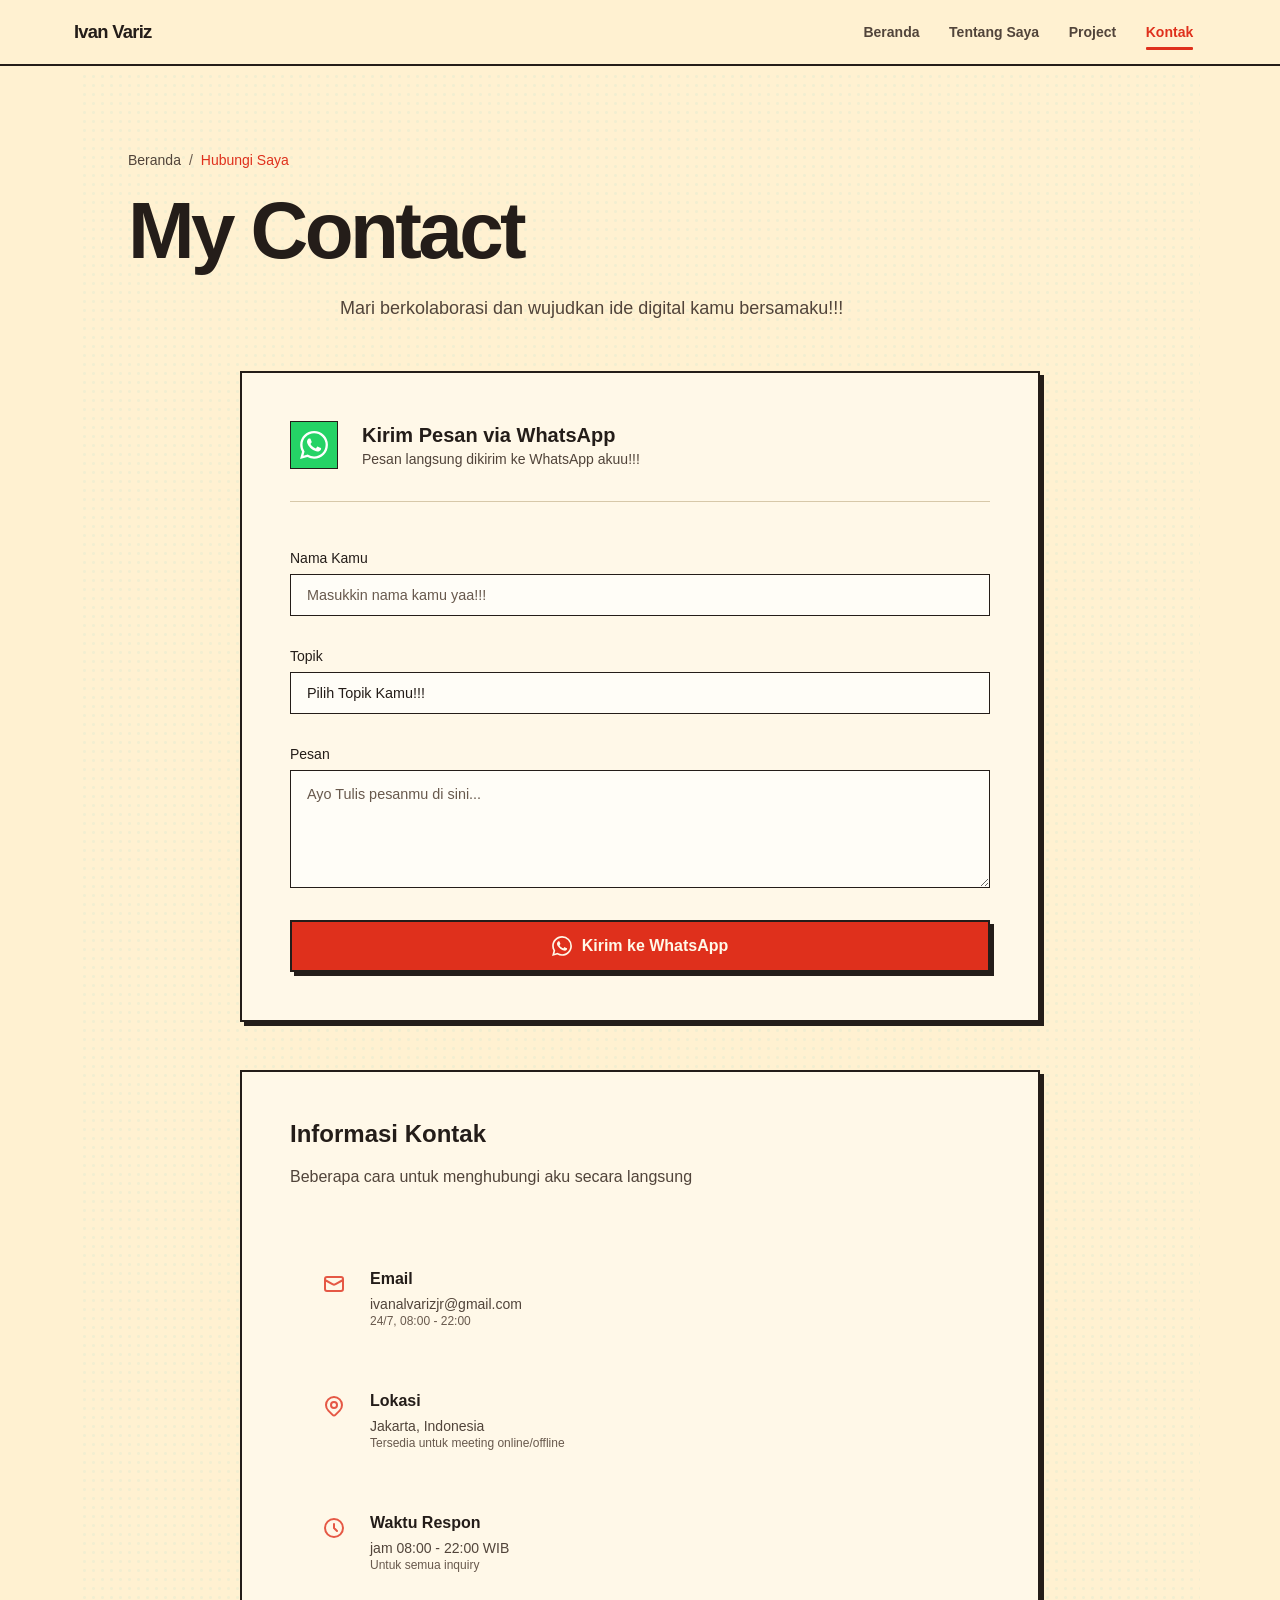
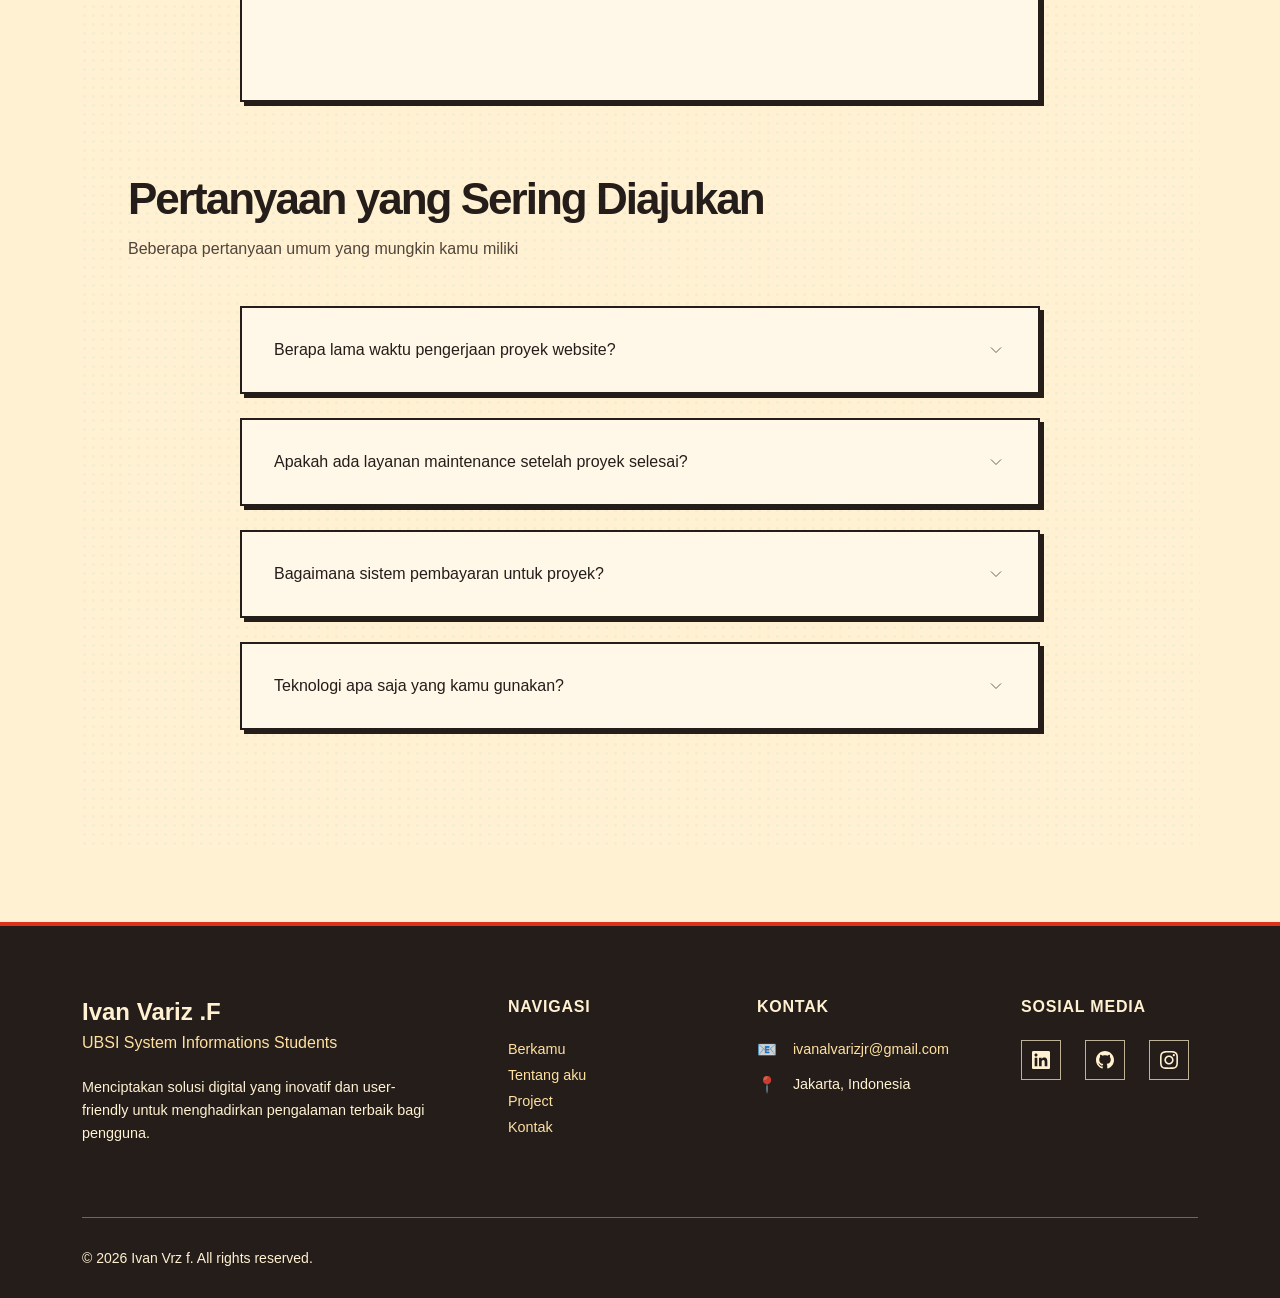
<file: contact.html>
<!DOCTYPE html>
<html lang="id">
<head>
    <meta charset="UTF-8">
    <meta name="viewport" content="width=device-width, initial-scale=1.0">
    <title>Hubungi aku - Ivan Variz</title>
    
    <!-- CSS Files -->
    <link rel="stylesheet" href="assets/css/common.css">
    <link rel="stylesheet" href="assets/css/navbar.css">
    <link rel="stylesheet" href="assets/css/footer.css">
    <link rel="stylesheet" href="assets/css/contact.css">
</head>
<body>

    <!-- ==================== NAVBAR ==================== -->
    <nav class="main-navbar">
        <div class="navbar-container">
            <div class="navbar-brand">
                <a href="index.html" class="brand-link">
                    <span class="brand-text">Ivan Variz</span>
                </a>
            </div>
            
            <ul class="navbar-menu">
                <li class="nav-item"><a href="index.html" class="nav-link">Beranda</a></li>
                <li class="nav-item"><a href="about.html" class="nav-link">Tentang Saya</a></li>
                <li class="nav-item"><a href="projek.html" class="nav-link">Project</a></li>
                <li class="nav-item"><a href="contact.html" class="nav-link">Kontak</a></li>
            </ul>
            
            <button class="mobile-menu-toggle" aria-label="Toggle Menu">
                <span class="hamburger-line"></span>
                <span class="hamburger-line"></span>
                <span class="hamburger-line"></span>
            </button>
        </div>
    </nav>

    <!-- ==================== MAIN CONTENT ==================== -->
    <main>
        <div class="page-container">
            <div class="background-overlay">
                <div class="gradient-orb orb-1"></div>
                <div class="gradient-orb orb-2"></div>
            </div>
            
            <div class="main-content subtle-riso-accent">
                <section class="page-header">
                    <div class="breadcrumb">
                        <a href="index.html" class="breadcrumb-link">Beranda</a>
                        <span class="breadcrumb-separator">/</span>
                        <span class="breadcrumb-current">Hubungi Saya</span>
                    </div>
                    
                    <h1 class="page-title">My Contact</h1>
                    <p class="page-subtitle">
                        Mari berkolaborasi dan wujudkan ide digital kamu bersamaku!!!
                    </p>
                </section>
                
                <section class="contact-content">
                    <!-- WhatsApp Form -->
                    <div class="wa-form-card">
                        <div class="wa-form-header">
                            <div class="wa-icon-wrapper">
                                <svg viewBox="0 0 24 24" fill="currentColor" class="wa-logo">
                                    <path d="M17.472 14.382c-.297-.149-1.758-.867-2.03-.967-.273-.099-.471-.148-.67.15-.197.297-.767.966-.94 1.164-.173.199-.347.223-.644.075-.297-.15-1.255-.463-2.39-1.475-.883-.788-1.48-1.761-1.653-2.059-.173-.297-.018-.458.13-.606.134-.133.298-.347.446-.52.149-.174.198-.298.298-.497.099-.198.05-.371-.025-.52-.075-.149-.669-1.612-.916-2.207-.242-.579-.487-.5-.669-.51-.173-.008-.371-.01-.57-.01-.198 0-.52.074-.792.372-.272.297-1.04 1.016-1.04 2.479 0 1.462 1.065 2.875 1.213 3.074.149.198 2.096 3.2 5.077 4.487.709.306 1.262.489 1.694.625.712.227 1.36.195 1.871.118.571-.085 1.758-.719 2.006-1.413.248-.694.248-1.289.173-1.413-.074-.124-.272-.198-.57-.347m-5.421 7.403h-.004a9.87 9.87 0 01-5.031-1.378l-.361-.214-3.741.982.998-3.648-.235-.374a9.86 9.86 0 01-1.51-5.26c.001-5.45 4.436-9.884 9.888-9.884 2.64 0 5.122 1.03 6.988 2.898a9.825 9.825 0 012.893 6.994c-.003 5.45-4.437 9.884-9.885 9.884m8.413-18.297A11.815 11.815 0 0012.05 0C5.495 0 .16 5.335.157 11.892c0 2.096.547 4.142 1.588 5.945L.057 24l6.305-1.654a11.882 11.882 0 005.683 1.448h.005c6.554 0 11.89-5.335 11.893-11.893a11.821 11.821 0 00-3.48-8.413z"/>
                                </svg>
                            </div>
                            <div>
                                <h2 class="wa-form-title">Kirim Pesan via WhatsApp</h2>
                                <p class="wa-form-subtitle">Pesan langsung dikirim ke WhatsApp akuu!!!</p>
                            </div>
                        </div>
 
                        <div class="wa-form-body">
                            <div class="form-group">
                                <label class="form-label" for="wa-name">Nama Kamu</label>
                                <input type="text" id="wa-name" class="form-input" placeholder="Masukkin nama kamu yaa!!!" />
                            </div>
                            <div class="form-group">
                                <label class="form-label" for="wa-topic">Topik</label>
                                <select id="wa-topic" class="form-input form-select">
                                    <option value="">Pilih Topik Kamu!!!</option>
                                    <option value="Kolaborasi Proyek">💼 Kolaborasi Proyek</option>
                                    <option value="Freelance / Jasa">🛠️ Freelance Atau Jasa</option>
                                    <option value="Pertanyaan Umum">❓ Pertanyaan Umum</option>
                                    <option value="Lainnya">📌 Lainnya</option>
                                </select>
                            </div>
                            <div class="form-group">
                                <label class="form-label" for="wa-message">Pesan</label>
                                <textarea id="wa-message" class="form-input form-textarea" rows="4" placeholder="Ayo Tulis pesanmu di sini..."></textarea>
                            </div>
                            <a id="wa-send-link" href="https://wa.me/6281213039997" target="_blank" rel="noopener noreferrer" class="wa-send-btn" onclick="return buildWALink(this)">
                                <svg viewBox="0 0 24 24" fill="currentColor" class="btn-wa-icon">
                                    <path d="M17.472 14.382c-.297-.149-1.758-.867-2.03-.967-.273-.099-.471-.148-.67.15-.197.297-.767.966-.94 1.164-.173.199-.347.223-.644.075-.297-.15-1.255-.463-2.39-1.475-.883-.788-1.48-1.761-1.653-2.059-.173-.297-.018-.458.13-.606.134-.133.298-.347.446-.52.149-.174.198-.298.298-.497.099-.198.05-.371-.025-.52-.075-.149-.669-1.612-.916-2.207-.242-.579-.487-.5-.669-.51-.173-.008-.371-.01-.57-.01-.198 0-.52.074-.792.372-.272.297-1.04 1.016-1.04 2.479 0 1.462 1.065 2.875 1.213 3.074.149.198 2.096 3.2 5.077 4.487.709.306 1.262.489 1.694.625.712.227 1.36.195 1.871.118.571-.085 1.758-.719 2.006-1.413.248-.694.248-1.289.173-1.413-.074-.124-.272-.198-.57-.347m-5.421 7.403h-.004a9.87 9.87 0 01-5.031-1.378l-.361-.214-3.741.982.998-3.648-.235-.374a9.86 9.86 0 01-1.51-5.26c.001-5.45 4.436-9.884 9.888-9.884 2.64 0 5.122 1.03 6.988 2.898a9.825 9.825 0 012.893 6.994c-.003 5.45-4.437 9.884-9.885 9.884m8.413-18.297A11.815 11.815 0 0012.05 0C5.495 0 .16 5.335.157 11.892c0 2.096.547 4.142 1.588 5.945L.057 24l6.305-1.654a11.882 11.882 0 005.683 1.448h.005c6.554 0 11.89-5.335 11.893-11.893a11.821 11.821 0 00-3.48-8.413z"/>
                                </svg>
                                Kirim ke WhatsApp
                            </a>
                        </div>
                    </div>
 
                    <div class="info-section">
                        <div class="info-card">
                            <h2 class="info-title">Informasi Kontak</h2>
                            <p class="info-description">
                                Beberapa cara untuk menghubungi aku secara langsung
                            </p>
                            
                            <div class="contact-methods">
                                <div class="contact-item">
                                    <div class="contact-icon">
                                        <svg viewBox="0 0 24 24" fill="none" stroke="currentColor">
                                            <path stroke-linecap="round" stroke-linejoin="round" stroke-width="2" d="M3 8l7.89 4.26a2 2 0 002.22 0L21 8M5 19h14a2 2 0 002-2V7a2 2 0 00-2-2H5a2 2 0 00-2 2v10a2 2 0 002 2z"/>
                                        </svg>
                                    </div>
                                    <div class="contact-details">
                                        <h3 class="contact-title">Email</h3>
                                        <p class="contact-value">ivanalvarizjr@gmail.com</p>
                                        <p class="contact-note">24/7, 08:00 - 22:00</p>
                                    </div>
                                </div>
                                
                                <!--<div class="contact-item">
                                    <div class="contact-icon">
                                        <svg viewBox="0 0 24 24" fill="none" stroke="currentColor">
                                            <path stroke-linecap="round" stroke-linejoin="round" stroke-width="2" d="M3 5a2 2 0 012-2h3.28a1 1 0 01.948.684l1.498 4.493a1 1 0 01-.502 1.21l-2.257 1.13a11.042 11.042 0 005.516 5.516l1.13-2.257a1 1 0 011.21-.502l4.493 1.498a1 1 0 01.684.949V19a2 2 0 01-2 2h-1C9.716 21 3 14.284 3 6V5z"/>
                                        </svg>
                                    </div>
                                    <div class="contact-details">
                                        <h3 class="contact-title">Telepon</h3>
                                        <p class="contact-value">+62 812 **** 9997</p>
                                        <p class="contact-note">24/7, 09:00 - 22:00</p>
                                    </div>
                                </div>-->
                                
                                <div class="contact-item">
                                    <div class="contact-icon">
                                        <svg viewBox="0 0 24 24" fill="none" stroke="currentColor">
                                            <path stroke-linecap="round" stroke-linejoin="round" stroke-width="2" d="M17.657 16.657L13.414 20.9a1.998 1.998 0 01-2.827 0l-4.244-4.243a8 8 0 1111.314 0z"/>
                                            <path stroke-linecap="round" stroke-linejoin="round" stroke-width="2" d="M15 11a3 3 0 11-6 0 3 3 0 016 0z"/>
                                        </svg>
                                    </div>
                                    <div class="contact-details">
                                        <h3 class="contact-title">Lokasi</h3>
                                        <p class="contact-value">Jakarta, Indonesia</p>
                                        <p class="contact-note">Tersedia untuk meeting online/offline</p>
                                    </div>
                                </div>
                                
                                <div class="contact-item">
                                    <div class="contact-icon">
                                        <svg viewBox="0 0 24 24" fill="none" stroke="currentColor">
                                            <path stroke-linecap="round" stroke-linejoin="round" stroke-width="2" d="M12 8v4l3 3m6-3a9 9 0 11-18 0 9 9 0 0118 0z"/>
                                        </svg>
                                    </div>
                                    <div class="contact-details">
                                        <h3 class="contact-title">Waktu Respon</h3>
                                        <p class="contact-value">jam 08:00 - 22:00 WIB</p>
                                        <p class="contact-note">Untuk semua inquiry</p>
                                    </div>
                                </div>
                            </div>
                        </div>
                    </div>
                </section>
                
                <section class="faq-section">
                    <div class="section-header">
                        <h2 class="section-title">Pertanyaan yang Sering Diajukan</h2>
                        <p class="section-description">
                            Beberapa pertanyaan umum yang mungkin kamu miliki
                        </p>
                    </div>
                    
                    <div class="faq-container">
                        <div class="faq-item">
                            <button class="faq-question" onclick="toggleFAQ(this)">
                                <span>Berapa lama waktu pengerjaan proyek website?</span>
                                <svg class="faq-icon" viewBox="0 0 24 24" fill="none" stroke="currentColor">
                                    <polyline points="6,9 12,15 18,9"/>
                                </svg>
                            </button>
                            <div class="faq-answer">
                                <p>Waktu pengerjaan bervariasi tergantung kompleksitas proyek. Website sederhana biasanya 2-4 minggu, website dengan fitur kompleks bisa 6-12 minggu. aku akan memberikan timeline detail setelah diskusi requirement.</p>
                            </div>
                        </div>
                        
                        <div class="faq-item">
                            <button class="faq-question" onclick="toggleFAQ(this)">
                                <span>Apakah ada layanan maintenance setelah proyek selesai?</span>
                                <svg class="faq-icon" viewBox="0 0 24 24" fill="none" stroke="currentColor">
                                    <polyline points="6,9 12,15 18,9"/>
                                </svg>
                            </button>
                            <div class="faq-answer">
                                <p>Ya, aku menyediakan layanan maintenance dan support. Terdapat garansi 3 bulan untuk bug fixing, dan maintenance bulanan untuk update konten, security patch, dan monitoring performance.</p>
                            </div>
                        </div>
                        
                        <div class="faq-item">
                            <button class="faq-question" onclick="toggleFAQ(this)">
                                <span>Bagaimana sistem pembayaran untuk proyek?</span>
                                <svg class="faq-icon" viewBox="0 0 24 24" fill="none" stroke="currentColor">
                                    <polyline points="6,9 12,15 18,9"/>
                                </svg>
                            </button>
                            <div class="faq-answer">
                                <p>Sistem pembayaran fleksibel: 50% down payment untuk memulai proyek, 25% saat progress atau 50%, dan 25% atau sisanya saat proyek completed. Untuk proyek besar bisa dicicil sesuai milestone yang disepakati, Flexible bukan!!!.</p>
                            </div>
                        </div>
                        
                        <div class="faq-item">
                            <button class="faq-question" onclick="toggleFAQ(this)">
                                <span>Teknologi apa saja yang kamu gunakan?</span>
                                <svg class="faq-icon" viewBox="0 0 24 24" fill="none" stroke="currentColor">
                                    <polyline points="6,9 12,15 18,9"/>
                                </svg>
                            </button>
                            <div class="faq-answer">
                                <p>aku menggunakan teknologi modern seperti Laravel, React, Vue.js, Node.js untuk backend, dan HTML5, CSS3, JavaScript untuk frontend. Database MySQL atau database yang sesuai kebutuhan proyek kamuu.</p>
                            </div>
                        </div>
                    </div>
                </section>
            </div>
        </div>
    </main>

    <!-- ==================== FOOTER ==================== -->
    <footer class="main-footer">
        <div class="footer-container">
            <div class="footer-content">
                <div class="footer-brand">
                    <h3 class="footer-brand-name">Ivan Variz .F</h3>
                    <p class="footer-brand-tagline">UBSI System Informations Students</p>
                    <p class="footer-description">
                        Menciptakan solusi digital yang inovatif dan user-friendly 
                        untuk menghadirkan pengalaman terbaik bagi pengguna.
                    </p>
                </div>
                
                <div class="footer-section">
                    <h4 class="footer-section-title">Navigasi</h4>
                    <ul class="footer-links">
                        <li><a href="index.html" class="footer-link">Berkamu</a></li>
                        <li><a href="about.html" class="footer-link">Tentang aku</a></li>
                        <li><a href="projek.html" class="footer-link">Project</a></li>
                        <li><a href="contact.html" class="footer-link">Kontak</a></li>
                    </ul>
                </div>
                
                <div class="footer-section">
                    <h4 class="footer-section-title">Kontak</h4>
                    <div class="footer-contact">
                        <div class="contact-item">
                            <span class="contact-icon">📧</span>
                            <a href="mailto:ivanalvarizjr@gmail.com" class="footer-link">ivanalvarizjr@gmail.com</a>
                        </div>
                        
                        <div class="contact-item">
                            <span class="contact-icon">📍</span>
                            <span class="contact-text">Jakarta, Indonesia</span>
                        </div>
                    </div>
                </div>
                
                <div class="footer-section">
                    <h4 class="footer-section-title">Sosial Media</h4>
                    <div class="social-links">
                        <a href="https://www.linkedin.com/in/ivanvarizfebrinanda/" target="_blank" rel="noopener noreferrer" class="social-link" aria-label="LinkedIn">
                            <svg class="social-icon" viewBox="0 0 24 24" fill="currentColor">
                                <path d="M20.447 20.452h-3.554v-5.569c0-1.328-.027-3.037-1.852-3.037-1.853 0-2.136 1.445-2.136 2.939v5.667H9.351V9h3.414v1.561h.046c.477-.9 1.637-1.85 3.37-1.85 3.601 0 4.267 2.37 4.267 5.455v6.286zM5.337 7.433c-1.144 0-2.063-.926-2.063-2.065 0-1.138.92-2.063 2.063-2.063 1.14 0 2.064.925 2.064 2.063 0 1.139-.925 2.065-2.064 2.065zm1.782 13.019H3.555V9h3.564v11.452zM22.225 0H1.771C.792 0 0 .774 0 1.729v20.542C0 23.227.792 24 1.771 24h20.451C23.2 24 24 23.227 24 22.271V1.729C24 .774 23.2 0 22.222 0h.003z"/>
                            </svg>
                        </a>
                        <a href="https://github.com/ivanalvarizjr" target="_blank" rel="noopener noreferrer" class="social-link" aria-label="GitHub">
                            <svg class="social-icon" viewBox="0 0 24 24" fill="currentColor">
                                <path d="M12 0c-6.626 0-12 5.373-12 12 0 5.302 3.438 9.8 8.207 11.387.599.111.793-.261.793-.577v-2.234c-3.338.726-4.033-1.416-4.033-1.416-.546-1.387-1.333-1.756-1.333-1.756-1.089-.745.083-.729.083-.729 1.205.084 1.839 1.237 1.839 1.237 1.07 1.834 2.807 1.304 3.492.997.107-.775.418-1.305.762-1.604-2.665-.305-5.467-1.334-5.467-5.931 0-1.311.469-2.381 1.236-3.221-.124-.303-.535-1.524.117-3.176 0 0 1.008-.322 3.301 1.23.957-.266 1.983-.399 3.003-.404 1.02.005 2.047.138 3.006.404 2.291-1.552 3.297-1.23 3.297-1.23.653 1.653.242 2.874.118 3.176.77.84 1.235 1.911 1.235 3.221 0 4.609-2.807 5.624-5.479 5.921.43.372.823 1.102.823 2.222v3.293c0 .319.192.694.801.576 4.765-1.589 8.199-6.086 8.199-11.386 0-6.627-5.373-12-12-12z"/>
                            </svg>
                        </a>
                        <a href="https://instagram.com/ivanvrz_" target="_blank" rel="noopener noreferrer" class="social-link" aria-label="Instagram">
                            <svg class="social-icon" viewBox="0 0 24 24" fill="currentColor">
                                <path d="M12 2.163c3.204 0 3.584.012 4.85.07 3.252.148 4.771 1.691 4.919 4.919.058 1.265.069 1.645.069 4.849 0 3.205-.012 3.584-.069 4.849-.149 3.225-1.664 4.771-4.919 4.919-1.266.058-1.644.07-4.85.07-3.204 0-3.584-.012-4.849-.07-3.26-.149-4.771-1.699-4.919-4.92-.058-1.265-.07-1.644-.07-4.849 0-3.204.013-3.583.07-4.849.149-3.227 1.664-4.771 4.919-4.919 1.266-.057 1.645-.069 4.849-.069zm0-2.163c-3.259 0-3.667.014-4.947.072-4.358.2-6.78 2.618-6.98 6.98-.059 1.281-.073 1.689-.073 4.948 0 3.259.014 3.668.072 4.948.2 4.358 2.618 6.78 6.98 6.98 1.281.058 1.689.072 4.948.072 3.259 0 3.668-.014 4.948-.072 4.354-.2 6.782-2.618 6.979-6.98.059-1.28.073-1.689.073-4.948 0-3.259-.014-3.667-.072-4.947-.196-4.354-2.617-6.78-6.979-6.98-1.281-.059-1.69-.073-4.949-.073zm0 5.838c-3.403 0-6.162 2.759-6.162 6.162s2.759 6.163 6.162 6.163 6.162-2.759 6.162-6.163c0-3.403-2.759-6.162-6.162-6.162zm0 10.162c-2.209 0-4-1.79-4-4 0-2.209 1.791-4 4-4s4 1.791 4 4c0 2.21-1.791 4-4 4zm6.406-11.845c-.796 0-1.441.645-1.441 1.44s.645 1.44 1.441 1.44c.795 0 1.439-.645 1.439-1.44s-.644-1.44-1.439-1.44z"/>
                            </svg>
                        </a>
                    </div>
                </div>
            </div>
            
            <div class="footer-bottom">
                <div class="footer-bottom-content">
                    <p class="copyright">© 2026 Ivan Vrz f. All rights reserved.</p>
                    <!--<div class="footer-bottom-links">
                        <a href="#" class="footer-bottom-link">Privacy Policy</a>
                        <span class="separator">•</span>
                        <a href="#" class="footer-bottom-link">Terms of Service</a>
                    </div>-->
                </div>
            </div>
        </div>
    </footer>
    
    <!-- JavaScript -->
    <script src="assets/js/navigation.js"></script>
    <script>
        // ===== WhatsApp Send Function =====
        function buildWALink(anchor) {
            const name    = document.getElementById('wa-name').value.trim();
            const topic   = document.getElementById('wa-topic').value;
            const message = document.getElementById('wa-message').value.trim();
 
            if (!name) {
                alert('Mohon masukkan nama kamu terlebih dahulu.');
                document.getElementById('wa-name').focus();
                return false;
            }
            if (!topic) {
                alert('Mohon pilih topik pesan.');
                document.getElementById('wa-topic').focus();
                return false;
            }
            if (!message) {
                alert('Mohon tulis pesanmu terlebih dahulu.');
                document.getElementById('wa-message').focus();
                return false;
            }
 
            const waNumber = '6281213039997';
            const text = `Halo Ivan! 👋\n\n*Nama:* ${name}\n*Topik:* ${topic}\n\n*Pesan:*\n${message}`;
            anchor.href = `https://wa.me/${waNumber}?text=${encodeURIComponent(text)}`;
            return true;
        }
 
        function toggleFAQ(button) {
            const faqItem = button.parentElement;
            const isActive = faqItem.classList.contains('active');
            
            document.querySelectorAll('.faq-item').forEach(item => {
                item.classList.remove('active');
            });
            
            if (!isActive) {
                faqItem.classList.add('active');
            }
        }
    </script>
</body>
</html>
</file>
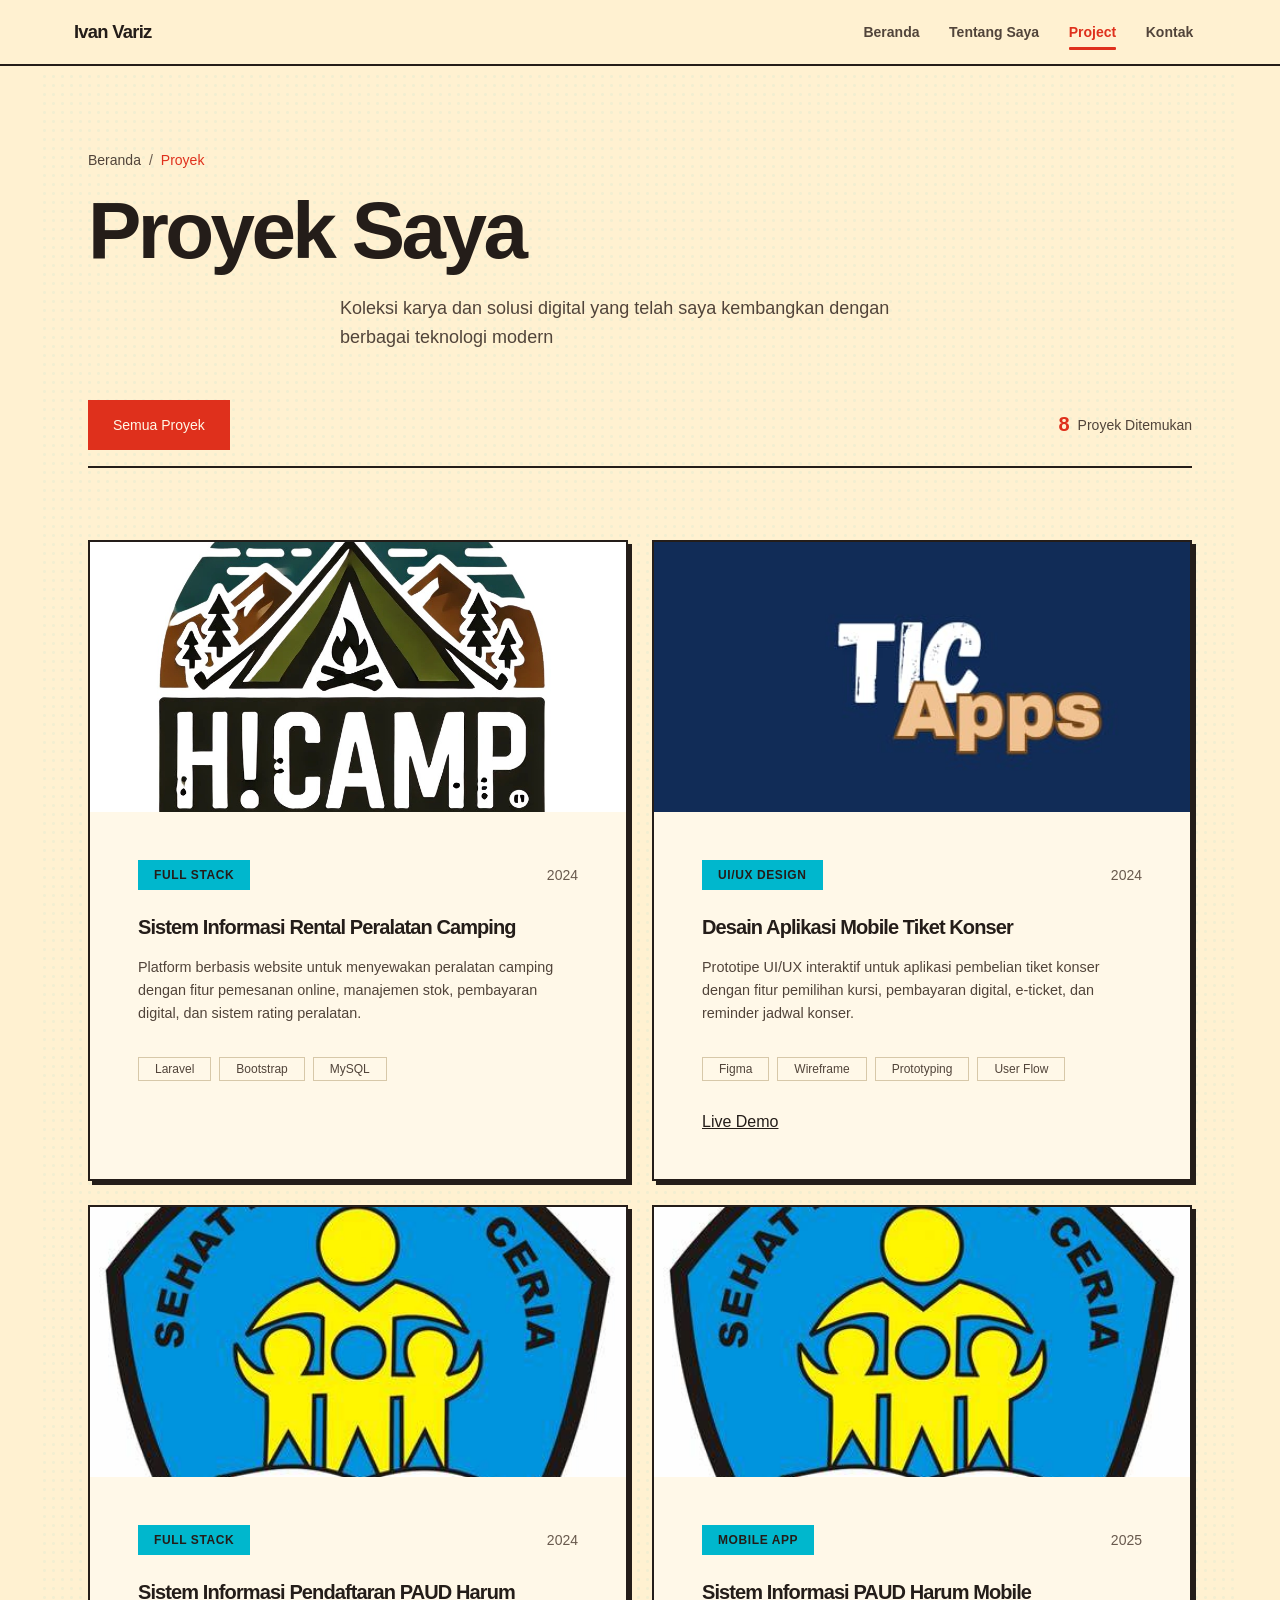
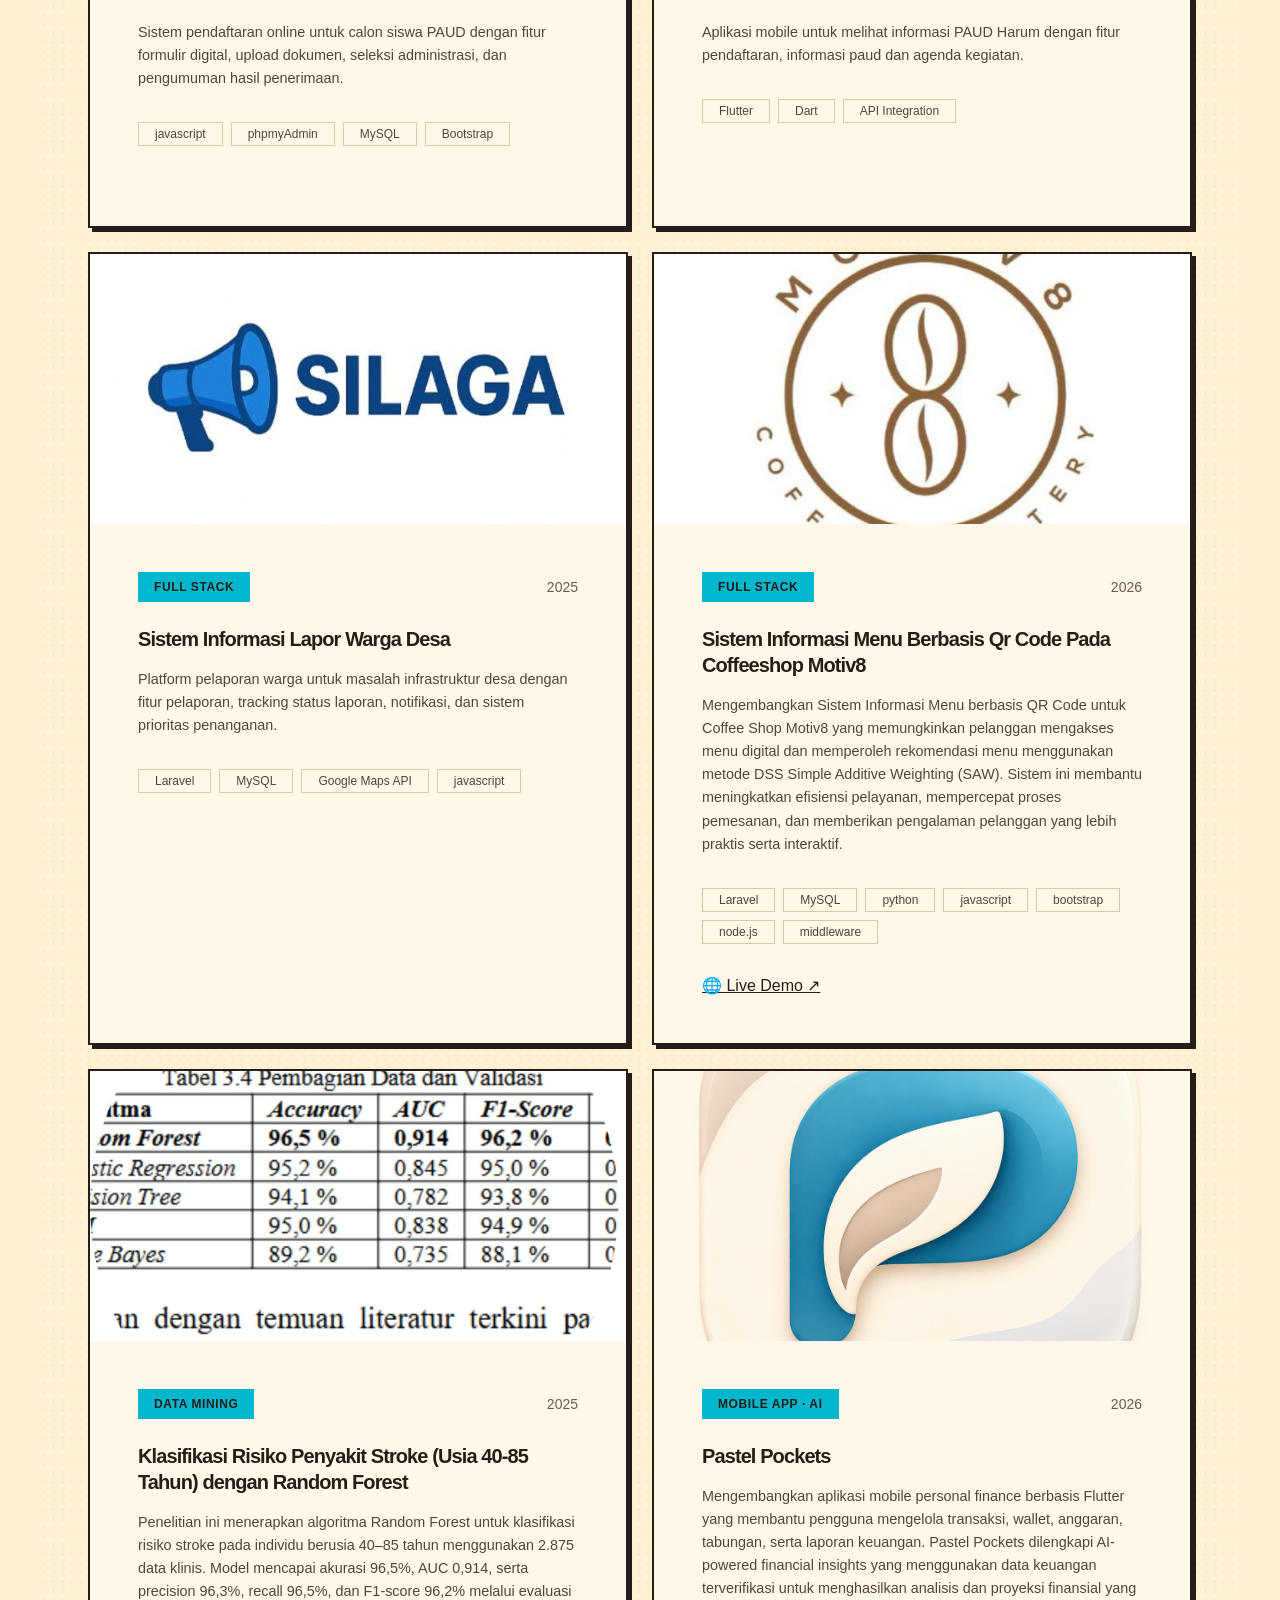
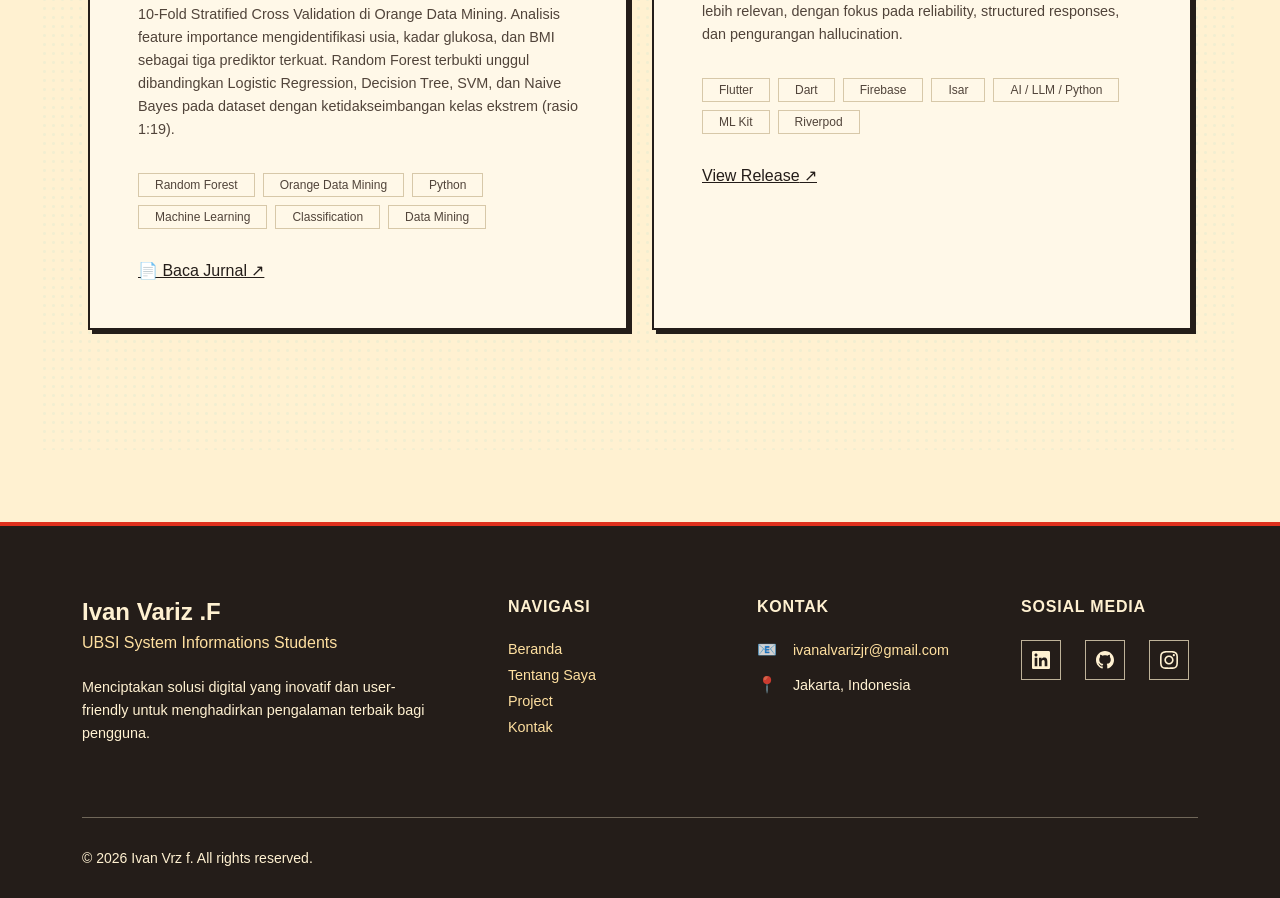
<file: projek.html>
<!DOCTYPE html>
<html lang="id">
<head>
    <meta charset="UTF-8">
    <meta name="viewport" content="width=device-width, initial-scale=1.0">
    <title>Proyek - Ivan Variz</title>
    
    <!-- CSS Files -->
    <link rel="stylesheet" href="assets/css/common.css">
    <link rel="stylesheet" href="assets/css/navbar.css">
    <link rel="stylesheet" href="assets/css/footer.css">
    <link rel="stylesheet" href="assets/css/projek.css">
</head>
<body>

    <!-- ==================== NAVBAR ==================== -->
    <nav class="main-navbar">
        <div class="navbar-container">
            <div class="navbar-brand">
                <a href="index.html" class="brand-link">
                    <span class="brand-text">Ivan Variz</span>
                </a>
            </div>
            
            <ul class="navbar-menu">
                <li class="nav-item"><a href="index.html" class="nav-link">Beranda</a></li>
                <li class="nav-item"><a href="about.html" class="nav-link">Tentang Saya</a></li>
                <li class="nav-item"><a href="projek.html" class="nav-link">Project</a></li>
                <li class="nav-item"><a href="contact.html" class="nav-link">Kontak</a></li>
            </ul>
            
            <button class="mobile-menu-toggle" aria-label="Toggle Menu">
                <span class="hamburger-line"></span>
                <span class="hamburger-line"></span>
                <span class="hamburger-line"></span>
            </button>
        </div>
    </nav>

    <!-- ==================== MAIN CONTENT ==================== -->
    <main>
        <div class="page-container">
            <div class="background-overlay">
                <div class="gradient-orb orb-1"></div>
                <div class="gradient-orb orb-2"></div>
            </div>
            
            <div class="main-content subtle-riso-accent">
                <section class="page-header">
                    <div class="breadcrumb">
                        <a href="index.html" class="breadcrumb-link">Beranda</a>
                        <span class="breadcrumb-separator">/</span>
                        <span class="breadcrumb-current">Proyek</span>
                    </div>
                    
                    <h1 class="page-title">Proyek Saya</h1>
                    <p class="page-subtitle">
                        Koleksi karya dan solusi digital yang telah saya kembangkan dengan berbagai teknologi modern
                    </p>
                </section>
                
                <section class="filter-section">
                    <div class="filter-container">
                        <div class="filter-tabs">
                            <button class="filter-tab active" data-filter="all">Semua Proyek</button>
                        </div>
                        
                        <div class="project-count">
                            <span class="count-number">8</span>
                            <span class="count-text">Proyek Ditemukan</span>
                        </div>
                    </div>
                </section>
                
                <section class="projects-section">
                    <div class="projects-grid">
                        <!-- Project 1 -->
                        <article class="project-card" data-category="web fullstack">
                            <div class="project-image">
                                <img src="H!CAMP.png" alt="Sistem Informasi Rental Camping" loading="lazy">
                                <div class="project-overlay">
                                   <!-- <div class="project-actions">
                                        <a href="#" class="action-btn" aria-label="Lihat Demo">
                                            <svg viewBox="0 0 24 24" fill="none" stroke="currentColor">
                                                <path stroke-linecap="round" stroke-linejoin="round" stroke-width="2" d="M10 6H6a2 2 0 00-2 2v10a2 2 0 002 2h10a2 2 0 002-2v-4M14 4h6m0 0v6m0-6L10 14"/>
                                            </svg>
                                        </a>
                                        <a href="#" class="action-btn" aria-label="Lihat Kode">
                                            <svg viewBox="0 0 24 24" fill="none" stroke="currentColor">
                                                <path stroke-linecap="round" stroke-linejoin="round" stroke-width="2" d="M10 20l4-16m4 4l4 4-4 4M6 16l-4-4 4-4"/>
                                            </svg>
                                        </a>
                                    </div> -->
                                </div>
                            </div>
                            
                            <div class="project-content">
                                <div class="project-meta">
                                    <span class="project-category">Full Stack</span>
                                    <span class="project-date">2024</span>
                                </div>
                                
                                <h3 class="project-title">Sistem Informasi Rental Peralatan Camping</h3>
                                <p class="project-description">
                                    Platform berbasis website untuk menyewakan peralatan camping dengan fitur pemesanan online, 
                                    manajemen stok, pembayaran digital, dan sistem rating peralatan.
                                </p>
                                
                                <div class="project-tech">
                                    <span class="tech-tag">Laravel</span>
                                    <span class="tech-tag">Bootstrap</span>
                                    <span class="tech-tag">MySQL</span>
                                </div>
        
                            </div>
                        </article>
                        
                        <!-- Project 2 -->
                        <article class="project-card" data-category="mobile ui-ux">
                            <div class="project-image">
                                <img src="tiket.jpg" alt="Prototipe Tiket Konser" loading="lazy">
                                <div class="project-overlay">
                                   <!--  <div class="project-actions">
                                        <a href="#" class="action-btn" aria-label="Lihat Demo">
                                            <svg viewBox="0 0 24 24" fill="none" stroke="currentColor">
                                                <path stroke-linecap="round" stroke-linejoin="round" stroke-width="2" d="M10 6H6a2 2 0 00-2 2v10a2 2 0 002 2h10a2 2 0 002-2v-4M14 4h6m0 0v6m0-6L10 14"/>
                                            </svg>
                                        </a>
                                        <a href="#" class="action-btn" aria-label="Lihat Prototipe">
                                            <svg viewBox="0 0 24 24" fill="none" stroke="currentColor">
                                                <path stroke-linecap="round" stroke-linejoin="round" stroke-width="2" d="M15.232 5.232l3.536 3.536m-2.036-5.036a2.5 2.5 0 113.536 3.536L6.5 21.036H3v-3.572L16.732 3.732z"/>
                                            </svg>
                                        </a>
                                    </div>-->
                                </div>
                            </div>
                            
                            <div class="project-content">
                                <div class="project-meta">
                                    <span class="project-category">UI/UX Design</span>
                                    <span class="project-date">2024</span>
                                </div>
                                
                                <h3 class="project-title">Desain Aplikasi Mobile Tiket Konser</h3>
                                <p class="project-description">
                                    Prototipe UI/UX interaktif untuk aplikasi pembelian tiket konser dengan fitur pemilihan kursi, 
                                    pembayaran digital, e-ticket, dan reminder jadwal konser.
                                </p>
                                
                                <div class="project-tech">
                                    <span class="tech-tag">Figma</span>
                                    <span class="tech-tag">Wireframe</span>
                                    <span class="tech-tag">Prototyping</span>
                                    <span class="tech-tag">User Flow</span>
                                </div>

                                <div class="project-links">
                                    <a href="https://www.figma.com/design/R4ugnsKr2V6B71H4QxHBlZ/prototype-UI-UX?node-id=0-1&t=McyEIKrHHBzkNKhl-1" 
                                       target="_blank" 
                                        class="btn-demo">
                                        Live Demo
                                    </a>
                                </div>
                               
                            </div>
                        </article>
                        
                        <!-- Project 3 -->
                        <article class="project-card" data-category="web fullstack">
                            <div class="project-image">
                                <img src="paud.jpg" alt="Pendaftaran PAUD Harum" loading="lazy">
                                <div class="project-overlay">
                                  <!--   <div class="project-actions">
                                        <a href="#" class="action-btn" aria-label="Lihat Demo">
                                            <svg viewBox="0 0 24 24" fill="none" stroke="currentColor">
                                                <path stroke-linecap="round" stroke-linejoin="round" stroke-width="2" d="M10 6H6a2 2 0 00-2 2v10a2 2 0 002 2h10a2 2 0 002-2v-4M14 4h6m0 0v6m0-6L10 14"/>
                                            </svg>
                                        </a>
                                        <a href="#" class="action-btn" aria-label="Lihat Kode">
                                            <svg viewBox="0 0 24 24" fill="none" stroke="currentColor">
                                                <path stroke-linecap="round" stroke-linejoin="round" stroke-width="2" d="M10 20l4-16m4 4l4 4-4 4M6 16l-4-4 4-4"/>
                                            </svg>
                                        </a>
                                    </div> -->
                                </div>
                            </div>
                            
                            <div class="project-content">
                                <div class="project-meta">
                                    <span class="project-category">Full Stack</span>
                                    <span class="project-date">2024</span>
                                </div>
                                
                                <h3 class="project-title">Sistem Informasi Pendaftaran PAUD Harum</h3>
                                <p class="project-description">
                                    Sistem pendaftaran online untuk calon siswa PAUD dengan fitur formulir digital, 
                                    upload dokumen, seleksi administrasi, dan pengumuman hasil penerimaan.
                                </p>
                                
                                <div class="project-tech">
                                    <span class="tech-tag">javascript</span>
                                    <span class="tech-tag">phpmyAdmin</span>
                                    <span class="tech-tag">MySQL</span>
                                    <span class="tech-tag">Bootstrap</span>
                                </div>
                                
                            </div>
                        </article>
                        
                        <!-- Project 4 -->
                        <article class="project-card" data-category="mobile">
                            <div class="project-image">
                                <img src="paud.jpg" alt="Aplikasi PAUD Harum" loading="lazy">
                                <div class="project-overlay">
                                   <!--  <div class="project-actions">
                                        <a href="#" class="action-btn" aria-label="Lihat Demo">
                                            <svg viewBox="0 0 24 24" fill="none" stroke="currentColor">
                                                <path stroke-linecap="round" stroke-linejoin="round" stroke-width="2" d="M10 6H6a2 2 0 00-2 2v10a2 2 0 002 2h10a2 2 0 002-2v-4M14 4h6m0 0v6m0-6L10 14"/>
                                            </svg>
                                        </a>
                                        <a href="#" class="action-btn" aria-label="Download App">
                                            <svg viewBox="0 0 24 24" fill="none" stroke="currentColor">
                                                <path stroke-linecap="round" stroke-linejoin="round" stroke-width="2" d="M12 10v6m0 0l-3-3m3 3l3-3M3 17V7a2 2 0 012-2h6l2 2h6a2 2 0 012 2v10a2 2 0 01-2 2H5a2 2 0 01-2-2z"/>
                                            </svg>
                                        </a>
                                    </div> -->
                                </div>
                            </div>
                            
                            <div class="project-content">
                                <div class="project-meta">
                                    <span class="project-category">Mobile App</span>
                                    <span class="project-date">2025</span>
                                </div>
                                
                                <h3 class="project-title">Sistem Informasi PAUD Harum Mobile</h3>
                                <p class="project-description">
                                    Aplikasi mobile untuk melihat informasi PAUD Harum dengan fitur pendaftaran, informasi paud dan agenda kegiatan.
                                </p>
                                
                                <div class="project-tech">
                                    <span class="tech-tag">Flutter</span>
                                    <span class="tech-tag">Dart</span>
                                    <span class="tech-tag">API Integration</span>
                                </div>
                                
                            </div>
                        </article>
                        
                        <!-- Project 5 -->
                        <article class="project-card" data-category="web fullstack">
                            <div class="project-image">
                                <img src="silaga.png" alt="Lapor Warga Desa" loading="lazy">
                                <div class="project-overlay">
                                   <!--  <div class="project-actions">
                                        <a href="#" class="action-btn" aria-label="Lihat Demo">
                                            <svg viewBox="0 0 24 24" fill="none" stroke="currentColor">
                                                <path stroke-linecap="round" stroke-linejoin="round" stroke-width="2" d="M10 6H6a2 2 0 00-2 2v10a2 2 0 002 2h10a2 2 0 002-2v-4M14 4h6m0 0v6m0-6L10 14"/>
                                            </svg>
                                        </a>
                                        <a href="#" class="action-btn" aria-label="Lihat Kode">
                                            <svg viewBox="0 0 24 24" fill="none" stroke="currentColor">
                                                <path stroke-linecap="round" stroke-linejoin="round" stroke-width="2" d="M10 20l4-16m4 4l4 4-4 4M6 16l-4-4 4-4"/>
                                            </svg>
                                        </a>
                                    </div> -->
                                </div>
                            </div>
                            
                            <div class="project-content">
                                <div class="project-meta">
                                    <span class="project-category">Full Stack</span>
                                    <span class="project-date">2025</span>
                                </div>
                                
                                <h3 class="project-title">Sistem Informasi Lapor Warga Desa</h3>
                                <p class="project-description">
                                    Platform pelaporan warga untuk masalah infrastruktur desa dengan fitur pelaporan, 
                                    tracking status laporan, notifikasi, dan sistem prioritas penanganan.
                                </p>
                                
                                <div class="project-tech">
                                    <span class="tech-tag">Laravel</span>
                                    <span class="tech-tag">MySQL</span>
                                    <span class="tech-tag">Google Maps API</span>
                                    <span class="tech-tag">javascript</span>
                                </div>
                                
                            </div>
                        </article>
                        
                        <!-- Project 6 -->
                        <article class="project-card" data-category="web fullstack">
                            <div class="project-image">
                                <img src="motiv8.jpg" alt="Motiv8" loading="lazy">
                                <div class="project-overlay">
                                   <!-- <div class="project-actions">
                                        <a href="#" class="action-btn" aria-label="Lihat Demo">
                                            <svg viewBox="0 0 24 24" fill="none" stroke="currentColor">
                                                <path stroke-linecap="round" stroke-linejoin="round" stroke-width="2" d="M10 6H6a2 2 0 00-2 2v10a2 2 0 002 2h10a2 2 0 002-2v-4M14 4h6m0 0v6m0-6L10 14"/>
                                            </svg>
                                        </a>
                                        <a href="#" class="action-btn" aria-label="Lihat Kode">
                                            <svg viewBox="0 0 24 24" fill="none" stroke="currentColor">
                                                <path stroke-linecap="round" stroke-linejoin="round" stroke-width="2" d="M10 20l4-16m4 4l4 4-4 4M6 16l-4-4 4-4"/>
                                            </svg>
                                        </a>
                                    </div> -->
                                </div>
                            </div>
                            
                            <div class="project-content">
                                <div class="project-meta">
                                    <span class="project-category">Full Stack</span>
                                    <span class="project-date">2026</span>
                                </div>
                                
                                <h3 class="project-title">Sistem Informasi Menu Berbasis Qr Code Pada Coffeeshop Motiv8 </h3>
                                <p class="project-description">
                                    Mengembangkan Sistem Informasi Menu berbasis QR Code untuk Coffee Shop Motiv8 yang memungkinkan pelanggan mengakses menu digital 
                                    dan memperoleh rekomendasi menu menggunakan metode DSS Simple Additive Weighting (SAW). 
                                    Sistem ini membantu meningkatkan efisiensi pelayanan, mempercepat proses pemesanan, 
                                    dan memberikan pengalaman pelanggan yang lebih praktis 
                                    serta interaktif.
                                </p>
                                
                                <div class="project-tech">
                                    <span class="tech-tag">Laravel</span>
                                    <span class="tech-tag">MySQL</span>
                                    <span class="tech-tag">python</span>
                                    <span class="tech-tag">javascript</span>
                                    <span class="tech-tag">bootstrap</span>
                                    <span class="tech-tag">node.js</span>
                                    <span class="tech-tag">middleware</span>
                                </div>

                                <div class="project-links">
                                    <a href="https://motiv8.fun"
                                       target="_blank"
                                       rel="noopener noreferrer"
                                       class="btn-demo"
                                       aria-label="Buka live demo website">
                                        🌐 Live Demo ↗
                                    </a>
                                </div>
                            </div>
                        </article>

                        <!-- ========================================================== -->
                        <!-- PROJECT 7: JURNAL STROKE (DATA MINING / MACHINE LEARNING) -->
                        <!-- ========================================================== -->
                        <article class="project-card" data-category="data-science">
                            <div class="project-image">
                                <!-- Ganti src dengan gambar ilustrasi untuk proyek ini -->
                                <img src="klasifikasi_stroke.jpg" alt="Klasifikasi Risiko Stroke dengan Random Forest" loading="lazy">
                                <div class="project-overlay">
                                    <!-- <div class="project-actions">
                                        <a href="#" class="action-btn" aria-label="Lihat Jurnal">
                                            <svg viewBox="0 0 24 24" fill="none" stroke="currentColor">
                                                <path stroke-linecap="round" stroke-linejoin="round" stroke-width="2" d="M12 6.253v13m0-13C10.832 5.477 9.246 5 7.5 5S4.168 5.477 3 6.253v13C4.168 18.477 5.754 18 7.5 18s3.332.477 4.5 1.253m0-13C13.168 5.477 14.754 5 16.5 5c1.747 0 3.332.477 4.5 1.253v13C19.832 18.477 18.247 18 16.5 18c-1.746 0-3.332.477-4.5 1.253"/>
                                            </svg>
                                        </a>
                                    </div> -->
                                </div>
                            </div>
                            
                            <div class="project-content">
                                <div class="project-meta">
                                    <span class="project-category">Data Mining</span>
                                    <span class="project-date">2025</span>
                                </div>
                                
                                <h3 class="project-title">Klasifikasi Risiko Penyakit Stroke (Usia 40-85 Tahun) dengan Random Forest</h3>
                                <p class="project-description">
                                    Penelitian ini menerapkan algoritma Random Forest untuk klasifikasi risiko stroke pada individu berusia 40–85 tahun menggunakan 2.875 data klinis. Model mencapai akurasi 96,5%, AUC 0,914, serta precision 96,3%, recall 96,5%, dan F1-score 96,2% melalui evaluasi 10-Fold Stratified Cross Validation di Orange Data Mining. Analisis feature importance mengidentifikasi usia, kadar glukosa, dan BMI sebagai tiga prediktor terkuat. Random Forest terbukti unggul dibandingkan Logistic Regression, Decision Tree, SVM, dan Naive Bayes pada dataset dengan ketidakseimbangan kelas ekstrem (rasio 1:19).
                                </p>
                                
                                <div class="project-tech">
                                    <span class="tech-tag">Random Forest</span>
                                    <span class="tech-tag">Orange Data Mining</span>
                                    <span class="tech-tag">Python</span>
                                    <span class="tech-tag">Machine Learning</span>
                                    <span class="tech-tag">Classification</span>
                                    <span class="tech-tag">Data Mining</span>
                                </div>

                                <div class="project-links">
                                    <a href="https://jurnal.ikhafi.or.id/index.php/jukomika/article/view/617"
                                       target="_blank"
                                       rel="noopener noreferrer"
                                       class="btn-demo"
                                       aria-label="Baca jurnal penelitian">
                                        📄 Baca Jurnal ↗
                                    </a>
                                </div>
                        </article>
                        <article class="project-card" data-category="Application Development">
                            <div class="project-image">
                                <!-- Ganti src dengan gambar ilustrasi untuk proyek ini -->
                                <img src="pastel_wallet_logo.png" alt="Pastel Pockets" loading="lazy">
                                <div class="project-overlay">
                                    <!-- <div class="project-actions">
                                        <a href="#" class="action-btn" aria-label="Lihat Jurnal">
                                            <svg viewBox="0 0 24 24" fill="none" stroke="currentColor">
                                                <path stroke-linecap="round" stroke-linejoin="round" stroke-width="2" d="M12 6.253v13m0-13C10.832 5.477 9.246 5 7.5 5S4.168 5.477 3 6.253v13C4.168 18.477 5.754 18 7.5 18s3.332.477 4.5 1.253m0-13C13.168 5.477 14.754 5 16.5 5c1.747 0 3.332.477 4.5 1.253v13C19.832 18.477 18.247 18 16.5 18c-1.746 0-3.332.477-4.5 1.253"/>
                                            </svg>
                                        </a>
                                    </div> -->
                                </div>
                            </div>
                            
                            <div class="project-content">
                                <div class="project-meta">
                                    <span class="project-category">Mobile App · AI</span>
                                    <span class="project-date">2026</span>
                                </div>
                            
                                <h3 class="project-title">Pastel Pockets</h3>
                            
                                <p class="project-description">
                                    Mengembangkan aplikasi mobile personal finance berbasis Flutter yang membantu
                                    pengguna mengelola transaksi, wallet, anggaran, tabungan, serta laporan
                                    keuangan. Pastel Pockets dilengkapi AI-powered financial insights yang
                                    menggunakan data keuangan terverifikasi untuk menghasilkan analisis dan
                                    proyeksi finansial yang lebih relevan, dengan fokus pada reliability,
                                    structured responses, dan pengurangan hallucination.
                                </p>
                            
                                <div class="project-tech">
                                    <span class="tech-tag">Flutter</span>
                                    <span class="tech-tag">Dart</span>
                                    <span class="tech-tag">Firebase</span>
                                    <span class="tech-tag">Isar</span>
                                    <span class="tech-tag">AI / LLM / Python</span>
                                    <span class="tech-tag">ML Kit</span>
                                    <span class="tech-tag">Riverpod</span>
                                </div>
                            
                                <div class="project-links">
                                    <a href="https://github.com/ivanalvarizjr/pastel_pockets_release/releases/tag/v0.1.0"
                                       target="_blank"
                                       rel="noopener noreferrer"
                                       class="btn-demo"
                                       aria-label="View Pastel Pockets GitHub Release">
                                        <span>View Release</span>
                                        <span aria-hidden="true">↗</span>
                                    </a>
                                </div>
                            </div>
                        </article>                                                    
                    </div>
                </section>
            </div>
        </div>
    </main>

    <!-- ==================== FOOTER ==================== -->
    <footer class="main-footer">
        <div class="footer-container">
            <div class="footer-content">
                <div class="footer-brand">
                    <h3 class="footer-brand-name">Ivan Variz .F</h3>
                    <p class="footer-brand-tagline">UBSI System Informations Students</p>
                    <p class="footer-description">
                        Menciptakan solusi digital yang inovatif dan user-friendly 
                        untuk menghadirkan pengalaman terbaik bagi pengguna.
                    </p>
                </div>
                
                <div class="footer-section">
                    <h4 class="footer-section-title">Navigasi</h4>
                    <ul class="footer-links">
                        <li><a href="index.html" class="footer-link">Beranda</a></li>
                        <li><a href="about.html" class="footer-link">Tentang Saya</a></li>
                        <li><a href="projek.html" class="footer-link">Project</a></li>
                        <li><a href="contact.html" class="footer-link">Kontak</a></li>
                    </ul>
                </div>
                
                <div class="footer-section">
                    <h4 class="footer-section-title">Kontak</h4>
                    <div class="footer-contact">
                        <div class="contact-item">
                            <span class="contact-icon">📧</span>
                            <a href="mailto:ivanalvarizjr@gmail.com" class="footer-link">ivanalvarizjr@gmail.com</a>
                        </div>
                        
                        <div class="contact-item">
                            <span class="contact-icon">📍</span>
                            <span class="contact-text">Jakarta, Indonesia</span>
                        </div>
                    </div>
                </div>
                
                <div class="footer-section">
                    <h4 class="footer-section-title">Sosial Media</h4>
                    <div class="social-links">
                        <a href="https://www.linkedin.com/in/ivanvarizfebrinanda/" target="_blank" rel="noopener noreferrer" class="social-link" aria-label="LinkedIn">
                            <svg class="social-icon" viewBox="0 0 24 24" fill="currentColor">
                                <path d="M20.447 20.452h-3.554v-5.569c0-1.328-.027-3.037-1.852-3.037-1.853 0-2.136 1.445-2.136 2.939v5.667H9.351V9h3.414v1.561h.046c.477-.9 1.637-1.85 3.37-1.85 3.601 0 4.267 2.37 4.267 5.455v6.286zM5.337 7.433c-1.144 0-2.063-.926-2.063-2.065 0-1.138.92-2.063 2.063-2.063 1.14 0 2.064.925 2.064 2.063 0 1.139-.925 2.065-2.064 2.065zm1.782 13.019H3.555V9h3.564v11.452zM22.225 0H1.771C.792 0 0 .774 0 1.729v20.542C0 23.227.792 24 1.771 24h20.451C23.2 24 24 23.227 24 22.271V1.729C24 .774 23.2 0 22.222 0h.003z"/>
                            </svg>
                        </a>
                        <a href="https://github.com/ivanalvarizjr" target="_blank" rel="noopener noreferrer" class="social-link" aria-label="GitHub">
                            <svg class="social-icon" viewBox="0 0 24 24" fill="currentColor">
                                <path d="M12 0c-6.626 0-12 5.373-12 12 0 5.302 3.438 9.8 8.207 11.387.599.111.793-.261.793-.577v-2.234c-3.338.726-4.033-1.416-4.033-1.416-.546-1.387-1.333-1.756-1.333-1.756-1.089-.745.083-.729.083-.729 1.205.084 1.839 1.237 1.839 1.237 1.07 1.834 2.807 1.304 3.492.997.107-.775.418-1.305.762-1.604-2.665-.305-5.467-1.334-5.467-5.931 0-1.311.469-2.381 1.236-3.221-.124-.303-.535-1.524.117-3.176 0 0 1.008-.322 3.301 1.23.957-.266 1.983-.399 3.003-.404 1.02.005 2.047.138 3.006.404 2.291-1.552 3.297-1.23 3.297-1.23.653 1.653.242 2.874.118 3.176.77.84 1.235 1.911 1.235 3.221 0 4.609-2.807 5.624-5.479 5.921.43.372.823 1.102.823 2.222v3.293c0 .319.192.694.801.576 4.765-1.589 8.199-6.086 8.199-11.386 0-6.627-5.373-12-12-12z"/>
                            </svg>
                        </a>
                        <a href="https://instagram.com/ivanvrz_" target="_blank" rel="noopener noreferrer" class="social-link" aria-label="Instagram">
                            <svg class="social-icon" viewBox="0 0 24 24" fill="currentColor">
                                <path d="M12 2.163c3.204 0 3.584.012 4.85.07 3.252.148 4.771 1.691 4.919 4.919.058 1.265.069 1.645.069 4.849 0 3.205-.012 3.584-.069 4.849-.149 3.225-1.664 4.771-4.919 4.919-1.266.058-1.644.07-4.85.07-3.204 0-3.584-.012-4.849-.07-3.26-.149-4.771-1.699-4.919-4.92-.058-1.265-.07-1.644-.07-4.849 0-3.204.013-3.583.07-4.849.149-3.227 1.664-4.771 4.919-4.919 1.266-.057 1.645-.069 4.849-.069zm0-2.163c-3.259 0-3.667.014-4.947.072-4.358.2-6.78 2.618-6.98 6.98-.059 1.281-.073 1.689-.073 4.948 0 3.259.014 3.668.072 4.948.2 4.358 2.618 6.78 6.98 6.98 1.281.058 1.689.072 4.948.072 3.259 0 3.668-.014 4.948-.072 4.354-.2 6.782-2.618 6.979-6.98.059-1.28.073-1.689.073-4.948 0-3.259-.014-3.667-.072-4.947-.196-4.354-2.617-6.78-6.979-6.98-1.281-.059-1.69-.073-4.949-.073zm0 5.838c-3.403 0-6.162 2.759-6.162 6.162s2.759 6.163 6.162 6.163 6.162-2.759 6.162-6.163c0-3.403-2.759-6.162-6.162-6.162zm0 10.162c-2.209 0-4-1.79-4-4 0-2.209 1.791-4 4-4s4 1.791 4 4c0 2.21-1.791 4-4 4zm6.406-11.845c-.796 0-1.441.645-1.441 1.44s.645 1.44 1.441 1.44c.795 0 1.439-.645 1.439-1.44s-.644-1.44-1.439-1.44z"/>
                            </svg>
                        </a>
                    </div>
                </div>
            </div>
            
            <div class="footer-bottom">
                <div class="footer-bottom-content">
                    <p class="copyright">© 2026 Ivan Vrz f. All rights reserved.</p>
                    <!--<div class="footer-bottom-links">
                        <a href="#" class="footer-bottom-link">Privacy Policy</a>
                        <span class="separator">•</span>
                        <a href="#" class="footer-bottom-link">Terms of Service</a>
                    </div>-->
                </div>
            </div>
        </div>
    </footer>

    <!-- JavaScript -->
    <script src="assets/js/navigation.js"></script>
    <script>
        // Filter functionality
        document.addEventListener('DOMContentLoaded', function() {
            const filterTabs = document.querySelectorAll('.filter-tab');
            const projectCards = document.querySelectorAll('.project-card');
            const countNumber = document.querySelector('.count-number');
            
            filterTabs.forEach(tab => {
                tab.addEventListener('click', function() {
                    const filter = this.getAttribute('data-filter');
                    
                    filterTabs.forEach(t => t.classList.remove('active'));
                    this.classList.add('active');
                    
                    let visibleCount = 0;
                    projectCards.forEach(card => {
                        const categories = card.getAttribute('data-category').split(' ');
                        
                        if (filter === 'all' || categories.includes(filter)) {
                            card.style.display = 'block';
                            card.classList.remove('filtering');
                            visibleCount++;
                        } else {
                            card.classList.add('filtering');
                            setTimeout(() => {
                                card.style.display = 'none';
                            }, 300);
                        }
                    });
                    
                    countNumber.textContent = visibleCount;
                });
            });
        });
    </script>
</body>
</html>
</file>
<file: assets/css/common.css>
/* Common CSS Variables and Base Styles */
:root {
    --color-primary: #FF0000;
    --color-primary-light: #F5F5F5;
    --color-accent: #F5F5F5;
    --color-text-primary: #FF0000;
    --color-text-secondary: #bd0000;
    --color-text-muted: #bd0000;
    --color-background: #DFF1F1;
    --color-surface: #F5F5F5;
    --color-border: #BBD5DA;
    --color-border-light: #BBD5DA;
    --color-success: #10b981;
    --color-error: #ef4444;
    
    --shadow-sm: 0 1px 2px 0 rgba(0, 0, 0, 0.05);
    --shadow-md: 0 4px 6px -1px rgba(0, 0, 0, 0.1);
    --shadow-lg: 0 10px 15px -3px rgba(0, 0, 0, 0.1);
    --shadow-xl: 0 20px 25px -5px rgba(0, 0, 0, 0.1);
    
    --radius-sm: 8px;
    --radius-md: 12px;
    --radius-lg: 16px;
    --radius-xl: 24px;
    
    --spacing-xs: 0.5rem;
    --spacing-sm: 1rem;
    --spacing-md: 1.5rem;
    --spacing-lg: 2rem;
    --spacing-xl: 3rem;
    --spacing-2xl: 4rem;
}

/* Base Styles */
* {
    margin: 0;
    padding: 0;
    box-sizing: border-box;
}

body {
    font-family: 'Inter', -apple-system, BlinkMacSystemFont, 'Segoe UI', Roboto, sans-serif;
    color: var(--color-text-primary);
    padding-top: 80px;
    background: var(--color-background);
}

/* Page Container */
.page-container {
    min-height: 100vh;
    background: var(--color-background);
    position: relative;
    font-family: 'Inter', -apple-system, BlinkMacSystemFont, 'Segoe UI', Roboto, sans-serif;
    color: var(--color-text-primary);
}

/* Background Overlay */
.background-overlay {
    position: absolute;
    inset: 0;
    overflow: hidden;
    z-index: 1;
}

.gradient-orb {
    position: absolute;
    border-radius: 50%;
    filter: blur(80px);
    opacity: 0.3;
    pointer-events: none;
}

.orb-1 {
    width: 400px;
    height: 400px;
    background: linear-gradient(135deg, #e0e7ff 0%, #FFB2B2 100%);
    top: -200px;
    right: -200px;
    animation: float-gentle 20s ease-in-out infinite;
}

.orb-2 {
    width: 300px;
    height: 300px;
    background: linear-gradient(135deg, #fef3c7 0%, #59513000 100%);
    bottom: -150px;
    left: -150px;
    animation: float-gentle 25s ease-in-out infinite reverse;
}

/* Main Content */
.main-content {
    position: relative;
    z-index: 2;
    max-width: 1100px;
    margin: 0 auto;
    padding: var(--spacing-lg);
}

/* Page Header */
.page-header {
    text-align: center;
    margin-bottom: var(--spacing-2xl);
    padding-top: var(--spacing-xl);
}

.breadcrumb {
    display: flex;
    align-items: center;
    justify-content: center;
    gap: var(--spacing-xs);
    margin-bottom: var(--spacing-md);
    font-size: 0.875rem;
}

.breadcrumb-link {
    color: var(--color-text-secondary);
    text-decoration: none;
    transition: color 0.2s ease;
}

.breadcrumb-link:hover {
    color: var(--color-primary);
}

.breadcrumb-separator {
    color: var(--color-text-muted);
}

.breadcrumb-current {
    color: var(--color-primary);
    font-weight: 500;
}

.page-title {
    font-size: clamp(2.5rem, 5vw, 3.5rem);
    font-weight: 700;
    color: var(--color-text-primary);
    margin-bottom: var(--spacing-md);
}

.page-subtitle {
    font-size: 1.125rem;
    color: var(--color-text-secondary);
    max-width: 600px;
    margin: 0 auto;
    line-height: 1.6;
}

/* Section Header */
.section-header {
    text-align: center;
    margin-bottom: var(--spacing-xl);
}

.section-title {
    font-size: clamp(1.75rem, 4vw, 2.5rem);
    font-weight: 600;
    color: var(--color-text-primary);
    margin-bottom: var(--spacing-sm);
}

.section-description {
    color: var(--color-text-secondary);
    margin-top: var(--spacing-sm);
}

/* Buttons */
.btn {
    display: inline-flex;
    align-items: center;
    justify-content: center;
    padding: var(--spacing-md) var(--spacing-xl);
    border-radius: var(--radius-md);
    font-size: 1rem;
    font-weight: 500;
    text-decoration: none;
    transition: all 0.2s ease;
    cursor: pointer;
    border: none;
    min-width: 140px;
}

.btn-primary {
    background: var(--color-primary);
    color: #FFF2D0;
    box-shadow: var(--shadow-md);
}

.btn-primary:hover {
    background: var(--color-primary-light);
    transform: translateY(-1px);
    box-shadow: var(--shadow-lg);
}

.btn-secondary {
    background: var(--color-surface);
    color: var(--color-text-primary);
    border: 1px solid var(--color-border);
    box-shadow: var(--shadow-sm);
}

.btn-secondary:hover {
    background: var(--color-border-light);
    transform: translateY(-1px);
    box-shadow: var(--shadow-md);
}

/* Animations */
@keyframes float-gentle {
    0%, 100% {
        transform: translate(0, 0) scale(1);
    }
    25% {
        transform: translate(20px, -20px) scale(1.05);
    }
    50% {
        transform: translate(-10px, 30px) scale(0.95);
    }
    75% {
        transform: translate(-20px, -10px) scale(1.02);
    }
}

@keyframes fadeInUp {
    from {
        opacity: 0;
        transform: translateY(20px);
    }
    to {
        opacity: 1;
        transform: translateY(0);
    }
}

/* Responsive */
@media (max-width: 768px) {
    .main-content {
        padding: var(--spacing-md);
    }
}

@media (max-width: 480px) {
    .page-title {
        font-size: 2rem;
    }
    
    .page-subtitle {
        font-size: 1rem;
    }
    
    .section-title {
        font-size: 1.5rem;
    }
}

/* Accessibility */
@media (prefers-reduced-motion: reduce) {
    *, *::before, *::after {
        animation-duration: 0.01ms !important;
        animation-iteration-count: 1 !important;
        transition-duration: 0.01ms !important;
    }
}

/* Focus styles */
.btn:focus-visible {
    outline: 2px solid var(--color-primary);
    outline-offset: 2px;
}

/* Soft Brutalist Editorial Tech */
:root {
    color-scheme: light;
    --color-primary: #DF301C;
    --color-primary-light: #FF9100;
    --color-accent: #00B7CD;
    --color-text-primary: #241D19;
    --color-text-secondary: #51443A;
    --color-text-muted: #68594D;
    --color-background: #FFF1D1;
    --color-surface: #FFF8E8;
    --color-border: #241D19;
    --color-border-light: #D7C8A9;
    --shadow-sm: 2px 2px 0 #241D19;
    --shadow-md: 4px 4px 0 #241D19;
    --shadow-lg: 6px 6px 0 #241D19;
    --shadow-xl: 8px 8px 0 #241D19;
    --radius-sm: 0;
    --radius-md: 0;
    --radius-lg: 0;
    --radius-xl: 0;
    --spacing-2xl: 4.5rem;
}

html { scroll-behavior: smooth; }
body, .page-container {
    background: var(--color-background);
    color: var(--color-text-primary);
    font-family: 'Segoe UI', Arial, sans-serif;
}
body { padding-top: 72px; }
.page-container { min-height: 100vh; }
.background-overlay, .gradient-orb { display: none; }
.main-content { max-width: 1120px; padding: clamp(1.25rem, 4vw, 3rem); }
.page-header, .section-header { text-align: left; }
.page-header { margin-bottom: var(--spacing-xl); padding-top: var(--spacing-lg); }
.breadcrumb { justify-content: flex-start; }
.page-title, .section-title, .hero-title, .profile-name, .project-title {
    color: var(--color-text-primary);
    font-family: 'Arial Narrow', 'Segoe UI', sans-serif;
    font-weight: 800;
    letter-spacing: -0.045em;
}
.page-title { font-size: clamp(2.6rem, 7vw, 5rem); line-height: .98; }
.section-title { font-size: clamp(1.8rem, 4vw, 2.75rem); }
.page-subtitle, .section-description, .story-content p, .timeline-description { color: var(--color-text-secondary); }
a { color: inherit; }
.btn {
    min-height: 48px;
    border: 2px solid var(--color-text-primary);
    border-radius: 0;
    font-weight: 700;
    transition: transform .18s ease, box-shadow .18s ease, background-color .18s ease;
}
.btn-primary { background: var(--color-primary); color: #FFF8E8; box-shadow: 4px 4px 0 var(--color-text-primary); }
.btn-primary:hover { background: var(--color-primary); color: #FFF8E8; transform: translate(-2px,-2px); box-shadow: 6px 6px 0 var(--color-text-primary); }
.btn-secondary { background: var(--color-surface); color: var(--color-text-primary); box-shadow: 4px 4px 0 var(--color-text-primary); }
.btn-secondary:hover { background: var(--color-accent); color: var(--color-text-primary); transform: translate(-2px,-2px); box-shadow: 6px 6px 0 var(--color-text-primary); }
:where(a, button, input, select, textarea, [tabindex]):focus-visible {
    outline: 3px solid var(--color-accent);
    outline-offset: 3px;
}
@media (max-width: 768px) {
    body { padding-top: 64px; }
    .main-content { padding: 1.25rem; }
    .page-header { padding-top: 1rem; }
}
@keyframes editorial-enter {
    from { opacity: 0; transform: translateY(12px); }
    to { opacity: 1; transform: translateY(0); }
}
.hero-content, .page-header, .content-grid, .skills-section {
    animation: editorial-enter .55s cubic-bezier(.2, .7, .2, 1) both;
}
@media (prefers-reduced-motion: reduce) {
    html { scroll-behavior: auto; }
    .hero-content, .page-header, .content-grid, .skills-section { animation: none; }
}
/* Scoped risograph surfaces and native cross-document transitions */
.index-page-content,
.about-intro-surface,
.subtle-riso-accent {
    isolation: isolate;
}
.index-page-content {
    background: var(--color-background);
}
.index-page-content::before,
.about-intro-surface::before,
.subtle-riso-accent::before {
    content: "";
    position: absolute;
    inset: 0;
    z-index: -1;
    pointer-events: none;
    background: radial-gradient(circle, rgb(0 183 205 / 12%) 0 1px, transparent 2px) 0 0 / 9px 9px;
    opacity: .42;
}
.about-intro-surface {
    position: relative;
    padding: clamp(1rem, 3vw, 2rem);
    margin: 0 calc(clamp(1.25rem, 4vw, 3rem) * -0.45) 2.25rem;
    background: var(--color-surface);
    box-shadow: 6px 6px 0 #FF9100;
}

@supports (view-transition-name: root) {
    @view-transition {
        navigation: auto;
    }
    ::view-transition-old(root) {
        animation: page-leave .22s ease both;
    }
    ::view-transition-new(root) {
        animation: page-arrive .48s cubic-bezier(.2, .7, .2, 1) both;
    }
}
@keyframes page-leave {
    to { opacity: 0; transform: translateY(-8px); }
}
@keyframes page-arrive {
    from { opacity: 0; transform: translateY(14px); }
}
@media (prefers-reduced-motion: reduce) {
    @supports (view-transition-name: root) {
        ::view-transition-old(root),
        ::view-transition-new(root) { animation: none; }
    }
    .index-page-content,
    .about-intro-surface,
    .subtle-riso-accent { scroll-behavior: auto; }
}
@media (max-width: 600px) {
    .about-intro-surface { margin-inline: -0.5rem; padding: 1rem; }
}
</file>
<file: assets/css/navbar.css>
/* Navbar Styles */
.main-navbar {
    position: fixed;
    top: 0;
    left: 0;
    right: 0;
    background: #BBD5DA;
    box-shadow: var(--shadow-md);
    backdrop-filter: blur(20px);
    border-bottom: 1px solid var(--color-border);
    z-index: 1000;
    transition: all 0.3s ease;
}

.navbar-container {
    max-width: 1100px;
    margin: 0 auto;
    display: flex;
    align-items: center;
    justify-content: space-between;
    padding: var(--spacing-md) var(--spacing-lg);
}

/* Brand/Logo */
.navbar-brand .brand-link {
    text-decoration: none;
    color: var(--color-text-primary);
}

.brand-text {
    font-size: 1.25rem;
    font-weight: 700;
    color: var(--color-primary);
}

/* Navigation Menu */
.navbar-menu {
    display: flex;
    list-style: none;
    margin: 0;
    padding: 0;
    gap: var(--spacing-lg);
}

.nav-item {
    position: relative;
}

.nav-link {
    display: block;
    padding: var(--spacing-xs) var(--spacing-md);
    text-decoration: none;
    color: var(--color-text-secondary);
    font-weight: 500;
    font-size: 0.875rem;
    border-radius: var(--radius-sm);
    transition: all 0.3s ease;
    position: relative;
}

.nav-link:hover {
    color: var(--color-primary);
    background: rgba(79, 70, 229, 0.05);
}

/* Active Link Styling */
.nav-link.active {
    color: var(--color-primary);
    background: rgba(79, 70, 229, 0.1);
}

.nav-link.active::after {
    content: '';
    position: absolute;
    bottom: -12px;
    left: 50%;
    transform: translateX(-50%);
    width: 20px;
    height: 2px;
    background: var(--color-primary);
    border-radius: 1px;
}

/* Mobile Menu Toggle */
.mobile-menu-toggle {
    display: none;
    flex-direction: column;
    gap: 3px;
    background: none;
    border: none;
    padding: var(--spacing-xs);
    cursor: pointer;
    border-radius: var(--radius-sm);
    transition: background 0.3s ease;
}

.mobile-menu-toggle:hover {
    background: rgba(79, 70, 229, 0.05);
}

.hamburger-line {
    width: 20px;
    height: 2px;
    background: var(--color-text-secondary);
    transition: all 0.3s ease;
    border-radius: 1px;
}

/* Scrolled navbar effect */
.main-navbar.scrolled {
    background: #BBD5DA;
    box-shadow: var(--shadow-sm);
}

/* Mobile Responsive */
@media (max-width: 768px) {
    .navbar-container {
        padding: var(--spacing-sm) var(--spacing-md);
    }
    
    .mobile-menu-toggle {
        display: flex;
    }
    
    .navbar-menu {
        position: absolute;
        top: 100%;
        left: 0;
        right: 0;
        background: #BBD5DA;
        backdrop-filter: blur(20px);
        border-bottom: 1px solid var(--color-border);
        flex-direction: column;
        gap: 0;
        padding: var(--spacing-md) 0;
        opacity: 0;
        visibility: hidden;
        transform: translateY(-10px);
        transition: all 0.3s ease;
    }
    
    .navbar-menu.mobile-open {
        opacity: 1;
        visibility: visible;
        transform: translateY(0);
    }
    
    .nav-item {
        padding: 0 var(--spacing-lg);
    }
    
    .nav-link {
        padding: var(--spacing-md);
        border-radius: 0;
    }
    
    .nav-link.active::after {
        display: none;
    }
    
    /* Mobile menu toggle animation */
    .mobile-menu-toggle.active .hamburger-line:first-child {
        transform: rotate(45deg) translate(5px, 5px);
    }
    
    .mobile-menu-toggle.active .hamburger-line:nth-child(2) {
        opacity: 0;
    }
    
    .mobile-menu-toggle.active .hamburger-line:last-child {
        transform: rotate(-45deg) translate(7px, -6px);
    }
}

@media (max-width: 480px) {
    .navbar-container {
        padding: var(--spacing-sm);
    }
    
    .brand-text {
        font-size: 1.125rem;
    }
}

/* Editorial navigation */
.main-navbar, .main-navbar.scrolled {
    background: var(--color-background);
    border-bottom: 2px solid var(--color-text-primary);
    box-shadow: none;
    backdrop-filter: none;
}
.navbar-container { max-width: 1180px; min-height: 64px; padding: .65rem 1.5rem; }
.brand-text { color: var(--color-text-primary); font-size: 1.15rem; letter-spacing: -.04em; }
.navbar-menu { gap: .25rem; }
.nav-link { padding: .65rem .8rem; color: var(--color-text-secondary); border-radius: 0; font-weight: 650; }
.nav-link:hover, .nav-link.active { color: var(--color-primary); background: transparent; }
.nav-link.active::after { bottom: 0; left: .8rem; width: calc(100% - 1.6rem); height: 3px; background: var(--color-primary); transform: none; }
.mobile-menu-toggle { border: 2px solid var(--color-text-primary); border-radius: 0; }
.hamburger-line { background: var(--color-text-primary); border-radius: 0; }
@media (max-width: 768px) {
    .navbar-container { padding: .65rem 1rem; }
    .navbar-menu { background: var(--color-background); border-bottom: 2px solid var(--color-text-primary); box-shadow: 0 4px 0 var(--color-text-primary); }
    .nav-item { padding: 0 1rem; }
    .nav-link { border-bottom: 1px solid var(--color-border-light); }
    .nav-link.active::after { display: none; }
}
</file>
<file: assets/css/footer.css>
/* Footer Styles */
.main-footer {
    background: #FF0000 100%;
    color: #e2e8f0;
    margin-top: var(--spacing-2xl);
    position: relative;
    overflow: hidden;
}

.main-footer::before {
    content: '';
    position: absolute;
    top: 0;
    left: 0;
    right: 0;
    height: 1px;
    background: linear-gradient(90deg, transparent, rgba(255, 255, 255, 0.967), transparent);
}

.footer-container {
    max-width: 1100px;
    margin: 0 auto;
    padding: var(--spacing-2xl) var(--spacing-lg) 0;
}

/* Footer Content Grid */
.footer-content {
    display: grid;
    grid-template-columns: 2fr 1fr 1fr 1fr;
    gap: var(--spacing-2xl);
    margin-bottom: var(--spacing-2xl);
}

/* Footer Brand */
.footer-brand-name {
    font-size: 1.5rem;
    font-weight: 700;
    color: #F5F5F5;
    margin-bottom: var(--spacing-xs);
}

.footer-brand-tagline {
    color: var(--color-primary-light);
    font-weight: 500;
    margin-bottom: var(--spacing-md);
}

.footer-description {
    color: #F5F5F5;
    line-height: 1.6;
    font-size: 0.9rem;
}

/* Footer Sections */
.footer-section-title {
    font-size: 1rem;
    font-weight: 600;
    color: #F5F5F5;
    margin-bottom: var(--spacing-md);
    text-transform: uppercase;
    letter-spacing: 0.05em;
}

.footer-links {
    list-style: none;
    padding: 0;
    margin: 0;
}

.footer-links li {
    margin-bottom: var(--spacing-xs);
}

.footer-link {
    color: #F5F5F5;
    text-decoration: none;
    font-size: 0.9rem;
    transition: all 0.3s ease;
    display: inline-block;
}

.footer-link:hover {
    color: var(--color-primary-light);
    transform: translateX(3px);
}

/* Contact Info */
.footer-contact {
    display: flex;
    flex-direction: column;
    gap: var(--spacing-sm);
}

.footer-contact .contact-item {
    display: flex;
    align-items: center;
    gap: var(--spacing-sm);
}

.contact-icon {
    font-size: 1rem;
    opacity: 0.8;
}

.contact-text {
    color: #F5F5F5;
    font-size: 0.9rem;
}

/* Social Links */
.social-links {
    display: flex;
    gap: var(--spacing-md);
}

.social-link {
    display: flex;
    align-items: center;
    justify-content: center;
    width: 40px;
    height: 40px;
    background: rgba(255, 255, 255, 0.1);
    border-radius: 50%;
    color: #F5F5F5;
    text-decoration: none;
    transition: all 0.3s ease;
}

.social-link:hover {
    background: var(--color-primary);
    color: #BBD5DA;
    transform: translateY(-2px);
}

.social-icon {
    width: 18px;
    height: 18px;
}

/* Footer Bottom */
.footer-bottom {
    border-top: 1px solid rgba(255, 255, 255, 0.1);
    padding: var(--spacing-lg) 0;
}

.footer-bottom-content {
    display: flex;
    justify-content: space-between;
    align-items: center;
    flex-wrap: wrap;
    gap: var(--spacing-md);
}

.copyright {
    color: #F5F5F5;
    font-size: 0.875rem;
    margin: 0;
}

.footer-bottom-links {
    display: flex;
    align-items: center;
    gap: var(--spacing-md);
}

.footer-bottom-link {
    color: #F5F5F5;
    text-decoration: none;
    font-size: 0.875rem;
    transition: color 0.3s ease;
}

.footer-bottom-link:hover {
    color: var(--color-primary-light);
}

.separator {
    color: #F5F5F5;
    font-size: 0.875rem;
}

/* Footer Animations */
.footer-content > * {
    animation: fadeInUp 0.6s ease-out;
}

.footer-content > *:nth-child(2) {
    animation-delay: 0.1s;
}

.footer-content > *:nth-child(3) {
    animation-delay: 0.2s;
}

.footer-content > *:nth-child(4) {
    animation-delay: 0.3s;
}

/* Footer Responsive */
@media (max-width: 1024px) {
    .footer-content {
        grid-template-columns: 1fr 1fr;
        gap: var(--spacing-xl);
    }
    
    .footer-brand {
        grid-column: 1 / -1;
        text-align: center;
        margin-bottom: var(--spacing-lg);
    }
}

@media (max-width: 768px) {
    .footer-container {
        padding: var(--spacing-xl) var(--spacing-md) 0;
    }
    
    .footer-content {
        grid-template-columns: 1fr;
        gap: var(--spacing-lg);
        text-align: center;
    }
    
    .footer-brand {
        grid-column: 1;
        margin-bottom: var(--spacing-md);
    }
    
    .social-links {
        justify-content: center;
    }
    
    .footer-bottom-content {
        flex-direction: column;
        text-align: center;
        gap: var(--spacing-sm);
    }
}

@media (max-width: 480px) {
    .footer-container {
        padding: var(--spacing-lg) var(--spacing-sm) 0;
    }
    
    .footer-content {
        gap: var(--spacing-md);
    }
    
    .social-links {
        gap: var(--spacing-sm);
    }
}

/* Editorial footer */
.main-footer { background: var(--color-text-primary); color: var(--color-background); border-top: 4px solid var(--color-primary); }
.main-footer::before { display: none; }
.footer-container { max-width: 1180px; }
.footer-brand-name, .footer-section-title, .footer-description, .contact-text, .copyright, .footer-bottom-link, .separator { color: var(--color-background); }
.footer-brand-tagline, .footer-link { color: #FFE0A0; }
.footer-link:hover, .footer-bottom-link:hover { color: var(--color-accent); }
.social-link { border: 1px solid rgb(255 241 209 / .7); border-radius: 0; background: transparent; color: var(--color-background); }
.social-link:hover { background: var(--color-accent); color: var(--color-text-primary); }
.footer-bottom { border-color: rgb(255 241 209 / .35); }
.footer-content > * { animation: none; }
@media (max-width: 1024px) { .footer-brand { text-align: left; } }
@media (max-width: 768px) { .footer-brand { text-align: center; } }
</file>
<file: assets/css/index.css>
/* Index Page Specific Styles */

.hero-container {
    min-height: 100vh;
    background: var(--color-background);
    position: relative;
}

/* Hero Section */
.hero-section {
    padding: var(--spacing-2xl) 0;
    text-align: center;
    margin-bottom: var(--spacing-2xl);
}

.hero-content {
    max-width: 700px;
    margin: 0 auto;
}

/* Profile Photo */
.profile-container {
    margin-bottom: var(--spacing-lg);
    display: flex;
    justify-content: center;
}

.profile-image {
    position: relative;
    width: 120px;
    height: 120px;
}

.profile-photo {
    width: 100%;
    height: 100%;
    border-radius: 50%;
    object-fit: cover;
    border: 3px solid var(--color-surface);
    box-shadow: var(--shadow-lg);
    transition: all 0.3s ease;
}

.profile-ring {
    position: absolute;
    inset: -4px;
    border: 2px solid var(--color-primary);
    border-radius: 50%;
    opacity: 0;
    transition: all 0.3s ease;
}

.profile-image:hover .profile-photo {
    transform: scale(1.05);
    box-shadow: var(--shadow-xl);
}

.profile-image:hover .profile-ring {
    opacity: 1;
    transform: scale(1.1);
}

.hero-title {
    font-size: clamp(2.25rem, 5vw, 3.5rem);
    font-weight: 700;
    line-height: 1.2;
    margin-bottom: var(--spacing-md);
    color: var(--color-text-primary);
}

.title-accent {
    color: var(--color-primary);
    display: block;
    margin-top: var(--spacing-xs);
}

.hero-description {
    font-size: 1.125rem;
    line-height: 1.7;
    color: var(--color-text-secondary);
    margin-bottom: var(--spacing-xl);
    max-width: 600px;
    margin-left: auto;
    margin-right: auto;
}

.hero-actions {
    display: flex;
    gap: var(--spacing-md);
    justify-content: center;
    flex-wrap: wrap;
}

/* Stats Section */
.stats-section {
    margin-bottom: var(--spacing-2xl);
}

.stats-container {
    display: flex;
    align-items: center;
    justify-content: center;
    gap: var(--spacing-xl);
    background: var(--color-surface);
    border: 1px solid var(--color-border);
    border-radius: var(--radius-lg);
    padding: var(--spacing-xl);
    box-shadow: var(--shadow-sm);
    max-width: 600px;
    margin: 0 auto;
}

.stat-item {
    text-align: center;
    flex: 1;
}

.stat-number {
    font-size: 2rem;
    font-weight: 700;
    color: var(--color-primary);
    margin-bottom: var(--spacing-xs);
    line-height: 1;
}

.stat-label {
    font-size: 0.875rem;
    color: var(--color-text-secondary);
    font-weight: 500;
    line-height: 1.4;
}

.stat-divider {
    width: 1px;
    height: 40px;
    background: var(--color-border);
}

/* About Section */
.about-section {
    text-align: center;
    padding: var(--spacing-2xl) 0;
}

.about-content {
    max-width: 700px;
    margin: 0 auto;
}

.expertise-tags {
    display: flex;
    flex-wrap: wrap;
    gap: var(--spacing-sm);
    justify-content: center;
}

.tag {
    background: var(--color-surface);
    border: 1px solid var(--color-border);
    color: var(--color-text-secondary);
    padding: var(--spacing-xs) var(--spacing-md);
    border-radius: var(--radius-xl);
    font-size: 0.875rem;
    font-weight: 500;
    transition: all 0.2s ease;
    box-shadow: var(--shadow-sm);
}

.tag:hover {
    border-color: var(--color-primary);
    color: var(--color-primary);
    transform: translateY(-1px);
    box-shadow: var(--shadow-md);
}

/* Index Responsive */
@media (max-width: 768px) {
    .hero-section {
        padding: var(--spacing-xl) 0;
    }
    
    .hero-actions {
        flex-direction: column;
        align-items: center;
    }
    
    .hero-actions .btn {
        width: 100%;
        max-width: 280px;
    }
    
    .stats-container {
        flex-direction: column;
        gap: var(--spacing-lg);
        padding: var(--spacing-lg);
    }
    
    .stat-divider {
        width: 40px;
        height: 1px;
    }
    
    .expertise-tags {
        gap: var(--spacing-xs);
    }
    
    .tag {
        font-size: 0.8rem;
        padding: 6px var(--spacing-sm);
    }
}

@media (max-width: 480px) {
    .hero-title {
        font-size: 2rem;
    }
    
    .hero-description {
        font-size: 1rem;
    }
}
/* Editorial homepage */
.hero-container { min-height: calc(100vh - 72px); }
.hero-section { padding: clamp(2.5rem, 7vw, 5rem) 0 3rem; text-align: left; }
.hero-content { max-width: 920px; margin: 0 auto; }
.profile-container { justify-content: flex-start; }
.profile-image { width: 120px; height: 120px; }
.profile-photo { border: 3px solid var(--color-text-primary); border-radius: 0; box-shadow: 5px 5px 0 var(--color-accent); }
.profile-ring { display: none; }
.hero-title { max-width: 850px; font-size: clamp(2.5rem, 7vw, 5.8rem); line-height: .98; }
.title-accent { display: inline; color: var(--color-primary); }
.hero-description { max-width: 56ch; margin: 0 0 var(--spacing-xl); color: var(--color-text-secondary); }
.hero-actions { justify-content: flex-start; }
.stats-container { max-width: 780px; border: 2px solid var(--color-text-primary); border-radius: 0; box-shadow: 5px 5px 0 var(--color-primary); }
.stat-number { color: var(--color-primary); }
.about-section { text-align: left; padding: var(--spacing-2xl) 0; }
.about-content { max-width: 780px; margin: 0; }
.expertise-tags { justify-content: flex-start; }
.tag { color: var(--color-text-primary); border: 1px solid var(--color-text-primary); border-radius: 0; box-shadow: none; }
.tag:hover { color: var(--color-text-primary); background: var(--color-accent); box-shadow: 2px 2px 0 var(--color-text-primary); }
@media (max-width: 768px) {
    .hero-section { padding: 2rem 0; }
    .hero-actions { align-items: stretch; }
    .hero-actions .btn { max-width: none; }
    .stats-container { gap: 1rem; padding: 1.25rem; }
}
</file>
<file: assets/css/about.css>
/* About Page Specific Styles */

/* Content Grid */
.content-grid {
    display: grid;
    grid-template-columns: 1fr 2fr;
    gap: var(--spacing-2xl);
    margin-bottom: var(--spacing-2xl);
}

/* Profile Section */
.profile-card {
    background: var(--color-surface);
    border: 1px solid var(--color-border);
    border-radius: var(--radius-lg);
    padding: var(--spacing-xl);
    box-shadow: var(--shadow-sm);
    text-align: center;
    position: sticky;
    top: var(--spacing-lg);
}

.profile-image-large {
    margin-bottom: var(--spacing-lg);
}

.profile-photo-large {
    width: 150px;
    height: 150px;
    border-radius: 50%;
    object-fit: cover;
    border: 4px solid var(--color-surface);
    box-shadow: var(--shadow-lg);
    margin: 0 auto;
}

.profile-name {
    font-size: 1.5rem;
    font-weight: 600;
    color: var(--color-text-primary);
    margin-bottom: var(--spacing-xs);
}

.profile-title {
    font-size: 1rem;
    color: var(--color-primary);
    font-weight: 500;
    margin-bottom: var(--spacing-xs);
}

.profile-location {
    font-size: 0.875rem;
    color: var(--color-text-secondary);
    margin-bottom: var(--spacing-lg);
}

.profile-stats {
    display: flex;
    justify-content: space-around;
    padding-top: var(--spacing-lg);
    border-top: 1px solid var(--color-border);
}

.profile-stats .stat-item {
    text-align: center;
}

.profile-stats .stat-number {
    display: block;
    font-size: 1.25rem;
    font-weight: 700;
    color: var(--color-primary);
}

.profile-stats .stat-label {
    font-size: 0.75rem;
    color: var(--color-text-secondary);
    text-transform: uppercase;
    letter-spacing: 0.05em;
}

/* Content Card */
.content-card {
    background: var(--color-surface);
    border: 1px solid var(--color-border);
    border-radius: var(--radius-lg);
    padding: var(--spacing-xl);
    box-shadow: var(--shadow-sm);
}

.story-content p {
    line-height: 1.7;
    color: var(--color-text-secondary);
    margin-bottom: var(--spacing-md);
}

.story-content p:last-child {
    margin-bottom: 0;
}

/* Skills Section */
.skills-section {
    margin-bottom: var(--spacing-2xl);
}

.skills-grid {
    display: grid;
    grid-template-columns: repeat(auto-fit, minmax(300px, 1fr));
    gap: var(--spacing-xl);
}

.skill-category {
    background: var(--color-surface);
    border: 1px solid var(--color-border);
    border-radius: var(--radius-lg);
    padding: var(--spacing-xl);
    box-shadow: var(--shadow-sm);
}

.category-title {
    font-size: 1.125rem;
    font-weight: 600;
    color: var(--color-text-primary);
    margin-bottom: var(--spacing-lg);
}

.skill-item {
    margin-bottom: var(--spacing-lg);
}

.skill-item:last-child {
    margin-bottom: 0;
}

.skill-name {
    display: block;
    font-size: 0.875rem;
    font-weight: 500;
    color: var(--color-text-secondary);
    margin-bottom: var(--spacing-xs);
}

.skill-bar {
    height: 8px;
    background: var(--color-border-light);
    border-radius: 4px;
    overflow: hidden;
}

.skill-progress {
    height: 100%;
    background: linear-gradient(90deg, var(--color-primary), var(--color-primary-light));
    border-radius: 4px;
    transition: width 1s ease-out;
    width: 0;
}

/* Skill bar widths */
.skill-progress[data-width="95"] { width: 95%; }
.skill-progress[data-width="92"] { width: 92%; }
.skill-progress[data-width="90"] { width: 90%; }
.skill-progress[data-width="88"] { width: 88%; }
.skill-progress[data-width="85"] { width: 85%; }
.skill-progress[data-width="82"] { width: 82%; }
.skill-progress[data-width="80"] { width: 80%; }
.skill-progress[data-width="75"] { width: 75%; }

/* Timeline Section */
.timeline-section {
    margin-bottom: var(--spacing-2xl);
}

.timeline-grid {
    display: grid;
    grid-template-columns: 1fr 1fr;
    gap: var(--spacing-2xl);
}

.timeline-title {
    font-size: 1.25rem;
    font-weight: 600;
    color: var(--color-text-primary);
    margin-bottom: var(--spacing-xl);
    text-align: center;
}

.timeline {
    position: relative;
}

.timeline-item {
    position: relative;
    padding-left: var(--spacing-xl);
    margin-bottom: var(--spacing-xl);
}

.timeline-item:last-child {
    margin-bottom: 0;
}

.timeline-marker {
    position: absolute;
    left: 0;
    top: var(--spacing-xs);
    width: 12px;
    height: 12px;
    background: var(--color-primary);
    border-radius: 50%;
    border: 3px solid var(--color-surface);
    box-shadow: 0 0 0 3px var(--color-border);
}

.timeline-item::before {
    content: '';
    position: absolute;
    left: 5px;
    top: 24px;
    bottom: -24px;
    width: 2px;
    background: var(--color-border);
}

.timeline-item:last-child::before {
    display: none;
}

.timeline-period {
    font-size: 0.75rem;
    color: var(--color-primary);
    font-weight: 600;
    text-transform: uppercase;
    letter-spacing: 0.05em;
    margin-bottom: var(--spacing-xs);
}

.timeline-position {
    font-size: 1rem;
    font-weight: 600;
    color: var(--color-text-primary);
    margin-bottom: var(--spacing-xs);
}

.timeline-company {
    font-size: 0.875rem;
    color: var(--color-text-secondary);
    font-weight: 500;
    margin-bottom: var(--spacing-xs);
}

.timeline-description {
    font-size: 0.875rem;
    color: var(--color-text-secondary);
    line-height: 1.5;
}

/* About Responsive */
@media (max-width: 1024px) {
    .content-grid {
        grid-template-columns: 1fr;
        gap: var(--spacing-xl);
    }
    
    .profile-card {
        position: static;
    }
    
    .timeline-grid {
        grid-template-columns: 1fr;
        gap: var(--spacing-xl);
    }
}

@media (max-width: 768px) {
    .skills-grid {
        grid-template-columns: 1fr;
    }
    
    .profile-stats {
        flex-direction: column;
        gap: var(--spacing-md);
    }
}
/* Editorial profile and skills */
.content-grid { grid-template-columns: minmax(220px, .8fr) 1.6fr; gap: 2rem; align-items: start; }
.profile-card, .content-card, .skill-category { background: var(--color-surface); border: 2px solid var(--color-text-primary); border-radius: 0; box-shadow: 4px 4px 0 var(--color-text-primary); }
.profile-card, .content-card, .skill-category { padding: clamp(1.2rem, 3vw, 2rem); }
.profile-card { top: 88px; }
.profile-photo-large { border: 3px solid var(--color-text-primary); border-radius: 0; box-shadow: 4px 4px 0 var(--color-accent); }
.profile-stats { border-color: var(--color-border-light); }
.skills-grid { grid-template-columns: repeat(auto-fit, minmax(min(100%, 260px), 1fr)); gap: 1.25rem; }
.skill-category { box-shadow: 3px 3px 0 var(--color-accent); }
.skill-bar { height: 7px; background: var(--color-border-light); border-radius: 0; }
.skill-progress { background: var(--color-primary); border-radius: 0; }
.timeline-grid { gap: 2rem; }
.timeline-marker { background: var(--color-primary); border: 2px solid var(--color-background); border-radius: 0; box-shadow: 0 0 0 1px var(--color-text-primary); }
.timeline-item::before { background: var(--color-border-light); }
@media (max-width: 768px) {
    .content-grid, .timeline-grid { grid-template-columns: 1fr; }
    .profile-card { position: static; }
}
.page-header { text-align: center; }
.breadcrumb { justify-content: center; }
.page-subtitle { margin-inline: auto; }
.skill-category { transition: transform .2s ease, box-shadow .2s ease; }
@media (hover: hover) and (pointer: fine) {
    .skill-category:hover {
        transform: translate(-2px, -2px);
        box-shadow: 5px 5px 0 var(--color-accent);
    }
}
@media (prefers-reduced-motion: reduce) {
    .skill-category { transition: none; }
}
</file>
<file: assets/css/contact.css>
/* Contact Page Specific Styles */

/* Contact Content */
.contact-content {
    max-width: 800px;
    margin: 0 auto var(--spacing-2xl);
}

/* Info Section */
.info-card {
    background: var(--color-surface);
    border: 1px solid var(--color-border);
    border-radius: var(--radius-lg);
    padding: var(--spacing-xl);
    box-shadow: var(--shadow-sm);
}

.info-title {
    font-size: 1.5rem;
    font-weight: 600;
    color: var(--color-text-primary);
    margin-bottom: var(--spacing-sm);
}

.info-description {
    color: var(--color-text-secondary);
    margin-bottom: var(--spacing-xl);
    line-height: 1.6;
}

.contact-methods {
    margin-bottom: var(--spacing-xl);
}

.contact-methods .contact-item {
    display: flex;
    gap: var(--spacing-md);
    padding: var(--spacing-lg);
    border-radius: var(--radius-md);
    transition: background-color 0.2s ease;
}

.contact-methods .contact-item:hover {
    background: var(--color-border-light);
}

.contact-methods .contact-icon {
    width: 24px;
    height: 24px;
    color: var(--color-primary);
    flex-shrink: 0;
    margin-top: 2px;
}

.contact-methods .contact-icon svg {
    width: 100%;
    height: 100%;
}

.contact-details {
    flex: 1;
}

.contact-title {
    font-size: 1rem;
    font-weight: 600;
    color: var(--color-text-primary);
    margin-bottom: var(--spacing-xs);
}

.contact-value {
    font-size: 0.875rem;
    color: var(--color-text-secondary);
    margin-bottom: 2px;
}

.contact-note {
    font-size: 0.75rem;
    color: var(--color-text-muted);
}

/* Social Media Section */
.social-section {
    border-top: 1px solid var(--color-border);
    padding-top: var(--spacing-lg);
}

.social-title {
    font-size: 1rem;
    font-weight: 600;
    color: var(--color-text-primary);
    margin-bottom: var(--spacing-md);
}

.info-card .social-links {
    display: flex;
    gap: var(--spacing-md);
}

.info-card .social-link {
    display: flex;
    align-items: center;
    justify-content: center;
    width: 40px;
    height: 40px;
    background: var(--color-border-light);
    border-radius: var(--radius-sm);
    color: var(--color-text-secondary);
    transition: all 0.2s ease;
    text-decoration: none;
}

.info-card .social-link:hover {
    background: var(--color-primary);
    color: white;
    transform: translateY(-2px);
}

.info-card .social-link svg {
    width: 20px;
    height: 20px;
}

/* FAQ Section */
.faq-section {
    margin-bottom: var(--spacing-2xl);
}

.faq-container {
    max-width: 800px;
    margin: 0 auto;
}

.faq-item {
    background: var(--color-surface);
    border: 1px solid var(--color-border);
    border-radius: var(--radius-md);
    margin-bottom: var(--spacing-md);
    overflow: hidden;
}

.faq-question {
    width: 100%;
    padding: var(--spacing-lg);
    background: none;
    border: none;
    text-align: left;
    cursor: pointer;
    display: flex;
    justify-content: space-between;
    align-items: center;
    font-size: 1rem;
    font-weight: 500;
    color: var(--color-text-primary);
    transition: background-color 0.2s ease;
}

.faq-question:hover {
    background: var(--color-border-light);
}

.faq-icon {
    width: 20px;
    height: 20px;
    color: var(--color-text-secondary);
    transition: transform 0.2s ease;
}

.faq-item.active .faq-icon {
    transform: rotate(180deg);
}

.faq-answer {
    padding: 0 var(--spacing-lg);
    max-height: 0;
    overflow: hidden;
    transition: all 0.3s ease;
}

.faq-item.active .faq-answer {
    max-height: 200px;
    padding: 0 var(--spacing-lg) var(--spacing-lg);
}

.faq-answer p {
    color: var(--color-text-secondary);
    line-height: 1.6;
    margin: 0;
}

/* Contact Responsive */
@media (max-width: 768px) {
    .contact-methods {
        gap: var(--spacing-sm);
    }
    
    .info-card .social-links {
        justify-content: center;
    }
}

@media (max-width: 480px) {
    .contact-methods .contact-item {
        padding: var(--spacing-md);
    }
    
    .faq-question {
        padding: var(--spacing-md);
        font-size: 0.9rem;
    }
    
    .faq-answer {
        padding: 0 var(--spacing-md);
    }
    
    .faq-item.active .faq-answer {
        padding: 0 var(--spacing-md) var(--spacing-md);
    }
}

/* Focus styles for accessibility */
.faq-question:focus {
    outline: 2px solid var(--color-primary);
    outline-offset: 2px;
}

/* ===== WhatsApp Form ===== */
.wa-form-card {
    background: var(--color-surface);
    border: 1px solid var(--color-border);
    border-radius: var(--radius-lg);
    padding: var(--spacing-xl);
    box-shadow: var(--shadow-sm);
    max-width: 800px;
    margin: 0 auto var(--spacing-xl);
}

.wa-form-header {
    display: flex;
    align-items: center;
    gap: var(--spacing-md);
    margin-bottom: var(--spacing-xl);
    padding-bottom: var(--spacing-lg);
    border-bottom: 1px solid var(--color-border);
}

.wa-icon-wrapper {
    width: 48px;
    height: 48px;
    background: #25D366;
    border-radius: var(--radius-md);
    display: flex;
    align-items: center;
    justify-content: center;
    flex-shrink: 0;
}

.wa-logo {
    width: 28px;
    height: 28px;
    color: white;
}

.wa-form-title {
    font-size: 1.25rem;
    font-weight: 600;
    color: var(--color-text-primary);
    margin: 0 0 4px;
}

.wa-form-subtitle {
    font-size: 0.875rem;
    color: var(--color-text-secondary);
    margin: 0;
}

.wa-form-body {
    display: flex;
    flex-direction: column;
    gap: var(--spacing-lg);
}

.form-group {
    display: flex;
    flex-direction: column;
    gap: var(--spacing-xs);
}

.form-label {
    font-size: 0.875rem;
    font-weight: 500;
    color: var(--color-text-primary);
}

.form-input {
    width: 100%;
    padding: 0.75rem 1rem;
    border: 1px solid var(--color-border);
    border-radius: var(--radius-md);
    background: var(--color-background, #fff);
    color: var(--color-text-primary);
    font-size: 0.9rem;
    font-family: inherit;
    transition: border-color 0.2s ease, box-shadow 0.2s ease;
    box-sizing: border-box;
}

.form-input:focus {
    outline: none;
    border-color: #25D366;
    box-shadow: 0 0 0 3px rgba(37, 211, 102, 0.15);
}

.form-select {
    cursor: pointer;
    appearance: none;
    background-image: url("data:image/svg+xml,%3Csvg xmlns='http://www.w3.org/2000/svg' viewBox='0 0 24 24' fill='none' stroke='%23888' stroke-width='2'%3E%3Cpolyline points='6,9 12,15 18,9'/%3E%3C/svg%3E");
    background-repeat: no-repeat;
    background-position: right 1rem center;
    background-size: 16px;
    padding-right: 2.5rem;
}

.form-textarea {
    resize: vertical;
    min-height: 110px;
    line-height: 1.6;
}

.wa-send-btn {
    display: flex;
    align-items: center;
    justify-content: center;
    gap: 10px;
    width: 100%;
    padding: 0.875rem 1.5rem;
    background: #25D366;
    color: white;
    border: none;
    border-radius: var(--radius-md);
    font-size: 1rem;
    font-weight: 600;
    font-family: inherit;
    cursor: pointer;
    text-decoration: none;
    box-sizing: border-box;
    transition: background 0.2s ease, transform 0.15s ease, box-shadow 0.2s ease;
    box-shadow: 0 2px 8px rgba(37, 211, 102, 0.35);
}

.wa-send-btn:hover {
    background: #1ebe5d;
    transform: translateY(-1px);
    box-shadow: 0 4px 16px rgba(37, 211, 102, 0.45);
}

.wa-send-btn:active {
    transform: translateY(0);
}

.btn-wa-icon {
    width: 20px;
    height: 20px;
    flex-shrink: 0;
}

@media (max-width: 480px) {
    .wa-form-card {
        padding: var(--spacing-lg);
    }
    .wa-form-title {
        font-size: 1.1rem;
    }
}

/* High-contrast contact and form controls */
.info-card, .wa-form-card, .faq-item { background: var(--color-surface); border: 2px solid var(--color-text-primary); border-radius: 0; box-shadow: 4px 4px 0 var(--color-text-primary); }
.contact-methods .contact-item { border-radius: 0; }
.contact-methods .contact-item:hover, .faq-question:hover { background: #F2E3BF; }
.info-card .social-link { background: var(--color-background); border: 1px solid var(--color-text-primary); border-radius: 0; color: var(--color-text-primary); }
.info-card .social-link:hover { background: var(--color-accent); color: var(--color-text-primary); }
.faq-question { color: var(--color-text-primary); }
.faq-question:focus-visible { outline: 3px solid var(--color-accent); outline-offset: -3px; }
.faq-answer { color: var(--color-text-secondary); }
.wa-form-header, .social-section { border-color: var(--color-border-light); }
.wa-icon-wrapper { border: 1px solid var(--color-text-primary); border-radius: 0; }
.form-label { color: var(--color-text-primary); }
.form-input { border: 1px solid var(--color-text-primary); border-radius: 0; background: #FFFDF7; color: var(--color-text-primary); }
.form-input::placeholder { color: #68594D; opacity: 1; }
.form-input:focus { outline: 3px solid var(--color-accent); outline-offset: 2px; border-color: var(--color-text-primary); box-shadow: none; }
.wa-send-btn { border: 2px solid var(--color-text-primary); border-radius: 0; background: var(--color-primary); color: #FFF8E8; box-shadow: 4px 4px 0 var(--color-text-primary); }
.wa-send-btn:hover { background: #C52616; color: #FFF8E8; transform: translate(-2px,-2px); box-shadow: 6px 6px 0 var(--color-text-primary); }
.wa-send-btn:active { transform: translateY(1px); box-shadow: 2px 2px 0 var(--color-text-primary); }
</file>
<file: assets/css/projek.css>
/* Projek Page Specific Styles */

.main-content {
    max-width: 1200px;
}

/* Filter Section */
.filter-section {
    margin-bottom: var(--spacing-2xl);
}

.filter-container {
    display: flex;
    justify-content: space-between;
    align-items: center;
    flex-wrap: wrap;
    gap: var(--spacing-md);
    background: var(--color-surface);
    border: 1px solid var(--color-border);
    border-radius: var(--radius-lg);
    padding: var(--spacing-lg);
    box-shadow: var(--shadow-sm);
}

.filter-tabs {
    display: flex;
    gap: var(--spacing-sm);
    flex-wrap: wrap;
}

.filter-tab {
    padding: var(--spacing-sm) var(--spacing-md);
    border: 1px solid var(--color-border);
    border-radius: var(--radius-md);
    background: var(--color-surface);
    color: var(--color-text-secondary);
    font-size: 0.875rem;
    font-weight: 500;
    cursor: pointer;
    transition: all 0.2s ease;
}

.filter-tab:hover {
    border-color: var(--color-primary);
    color: var(--color-primary);
}

.filter-tab.active {
    background: var(--color-primary);
    color: white;
    border-color: var(--color-primary);
}

.project-count {
    display: flex;
    align-items: center;
    gap: var(--spacing-xs);
}

.count-number {
    font-size: 1.25rem;
    font-weight: 700;
    color: var(--color-primary);
}

.count-text {
    font-size: 0.875rem;
    color: var(--color-text-secondary);
}

/* Projects Grid */
.projects-section {
    margin-bottom: var(--spacing-2xl);
}

.projects-grid {
    display: grid;
    grid-template-columns: repeat(auto-fit, minmax(400px, 1fr));
    gap: var(--spacing-xl);
}

/* Project Card */
.project-card {
    background: var(--color-surface);
    border: 1px solid var(--color-border);
    border-radius: var(--radius-lg);
    overflow: hidden;
    box-shadow: var(--shadow-sm);
    transition: all 0.3s ease;
    animation: fadeInUp 0.5s ease forwards;
}

.project-card.filtering {
    animation: fadeOut 0.3s ease forwards;
}

@keyframes fadeOut {
    to {
        opacity: 0;
        transform: scale(0.9);
    }
}

.project-card:hover {
    transform: translateY(-4px);
    box-shadow: var(--shadow-lg);
    border-color: var(--color-primary);
}

.project-image {
    position: relative;
    height: 250px;
    overflow: hidden;
}

.project-image img {
    width: 100%;
    height: 100%;
    object-fit: cover;
    transition: transform 0.3s ease;
}

.project-card:hover .project-image img {
    transform: scale(1.05);
}

.project-overlay {
    position: absolute;
    inset: 0;
    background: rgba(0, 0, 0, 0.8);
    display: flex;
    align-items: center;
    justify-content: center;
    opacity: 0;
    transition: opacity 0.3s ease;
}

.project-card:hover .project-overlay {
    opacity: 1;
}

.project-actions {
    display: flex;
    gap: var(--spacing-md);
}

.action-btn {
    display: flex;
    align-items: center;
    justify-content: center;
    width: 48px;
    height: 48px;
    background: var(--color-surface);
    color: var(--color-text-primary);
        border-radius: var(--radius-md);
    text-decoration: none;
    transition: all 0.2s ease;
    box-shadow: var(--shadow-md);
}

.action-btn:hover {
    background: var(--color-primary);
    color: white;
    transform: translateY(-2px);
    box-shadow: var(--shadow-lg);
}

.action-btn svg {
    width: 20px;
    height: 20px;
}

/* Project Content */
.project-content {
    padding: var(--spacing-xl);
}

.project-meta {
    display: flex;
    justify-content: space-between;
    align-items: center;
    margin-bottom: var(--spacing-md);
}

.project-category {
    background: var(--color-border-light);
    color: var(--color-primary);
    padding: var(--spacing-xs) var(--spacing-sm);
    border-radius: var(--radius-sm);
    font-size: 0.75rem;
    font-weight: 600;
    text-transform: uppercase;
    letter-spacing: 0.05em;
}

.project-date {
    font-size: 0.875rem;
    color: var(--color-text-muted);
    font-weight: 500;
}

.project-title {
    font-size: 1.25rem;
    font-weight: 600;
    color: var(--color-text-primary);
    margin-bottom: var(--spacing-sm);
    line-height: 1.3;
}

.project-description {
    color: var(--color-text-secondary);
    line-height: 1.6;
    margin-bottom: var(--spacing-lg);
    font-size: 0.9rem;
}

.project-tech {
    display: flex;
    flex-wrap: wrap;
    gap: var(--spacing-xs);
    margin-bottom: var(--spacing-lg);
}

.tech-tag {
    background: var(--color-surface);
    border: 1px solid var(--color-border);
    color: var(--color-text-secondary);
    padding: 4px var(--spacing-sm);
    border-radius: var(--radius-sm);
    font-size: 0.75rem;
    font-weight: 500;
    transition: all 0.2s ease;
}

.tech-tag:hover {
    border-color: var(--color-primary);
    color: var(--color-primary);
    background: var(--color-border-light);
}

.project-stats {
    display: flex;
    gap: var(--spacing-lg);
    padding-top: var(--spacing-md);
    border-top: 1px solid var(--color-border);
}

.stat {
    display: flex;
    align-items: center;
    gap: var(--spacing-xs);
}

.stat-icon {
    font-size: 1rem;
}

.stat-text {
    font-size: 0.75rem;
    color: var(--color-text-secondary);
    font-weight: 500;
}

/* Projek Responsive */
@media (max-width: 1024px) {
    .projects-grid {
        grid-template-columns: repeat(auto-fit, minmax(350px, 1fr));
        gap: var(--spacing-lg);
    }
}

@media (max-width: 768px) {
    .filter-container {
        flex-direction: column;
        align-items: stretch;
        gap: var(--spacing-lg);
    }
    
    .filter-tabs {
        justify-content: center;
    }
    
    .project-count {
        justify-content: center;
    }
    
    .projects-grid {
        grid-template-columns: 1fr;
        gap: var(--spacing-lg);
    }
    
    .project-stats {
        justify-content: space-between;
    }
}

@media (max-width: 480px) {
    .filter-tabs {
        flex-direction: column;
    }
    
    .filter-tab {
        text-align: center;
    }
    
    .project-image {
        height: 200px;
    }
    
    .project-content {
        padding: var(--spacing-lg);
    }
    
    .project-actions {
        gap: var(--spacing-sm);
    }
    
    .action-btn {
        width: 40px;
        height: 40px;
    }
    
    .project-tech {
        gap: 4px;
    }
    
    .tech-tag {
        font-size: 0.7rem;
        padding: 2px 8px;
    }
}

/* Focus styles */
.filter-tab:focus,
.action-btn:focus {
    outline: 2px solid var(--color-primary);
    outline-offset: 2px;
}

/* Print styles */
@media print {
    .filter-section {
        display: none;
    }
    
    .project-overlay {
        display: none;
    }
    
    .projects-grid {
        grid-template-columns: 1fr 1fr;
        gap: var(--spacing-md);
    }
}

/* Dark mode support */
@media (prefers-color-scheme: dark) {
    .project-image img {
        filter: brightness(0.9);
    }
}

/* Reduced motion */
@media (prefers-reduced-motion: reduce) {
    .project-card,
    .project-image img,
    .project-overlay,
    .action-btn {
        transition: none;
    }
    
    .project-card:hover {
        transform: none;
    }
    
    .project-card:hover .project-image img {
        transform: none;
    }
}
/* Project archive */
.filter-container { background: transparent; border: 0; border-bottom: 2px solid var(--color-text-primary); border-radius: 0; box-shadow: none; padding: 0 0 1rem; }
.filter-tab { border: 1px solid var(--color-text-primary); border-radius: 0; background: var(--color-surface); color: var(--color-text-primary); }
.filter-tab.active { background: var(--color-primary); color: #FFF8E8; border-color: var(--color-primary); }
.projects-grid { grid-template-columns: repeat(auto-fit, minmax(min(100%, 360px), 1fr)); gap: 1.5rem; }
.project-card { background: var(--color-surface); border: 2px solid var(--color-text-primary); border-radius: 0; box-shadow: 4px 4px 0 var(--color-text-primary); animation: none; }
.project-card:hover { transform: translate(-2px,-2px); box-shadow: 7px 7px 0 var(--color-accent); border-color: var(--color-text-primary); }
.project-image { height: clamp(190px, 25vw, 270px); }
.project-image img { transition: transform .25s ease; }
.project-overlay { background: rgb(36 29 25 / .72); }
.project-category { background: var(--color-accent); color: var(--color-text-primary); border-radius: 0; }
.tech-tag { background: transparent; border-color: var(--color-border-light); border-radius: 0; color: var(--color-text-secondary); }
.tech-tag:hover { color: var(--color-text-primary); background: var(--color-accent); }
.project-stats { border-color: var(--color-border-light); }
.action-btn { border: 1px solid var(--color-text-primary); border-radius: 0; }
.action-btn:hover { background: var(--color-primary); color: #FFF8E8; }
@media (max-width: 768px) {
    .filter-container { align-items: stretch; }
    .filter-tabs { justify-content: flex-start; }
    .projects-grid { grid-template-columns: 1fr; }
}
@media (prefers-reduced-motion: reduce) {
    .project-card, .project-image img { animation: none; transition: none; }
}
</file>
